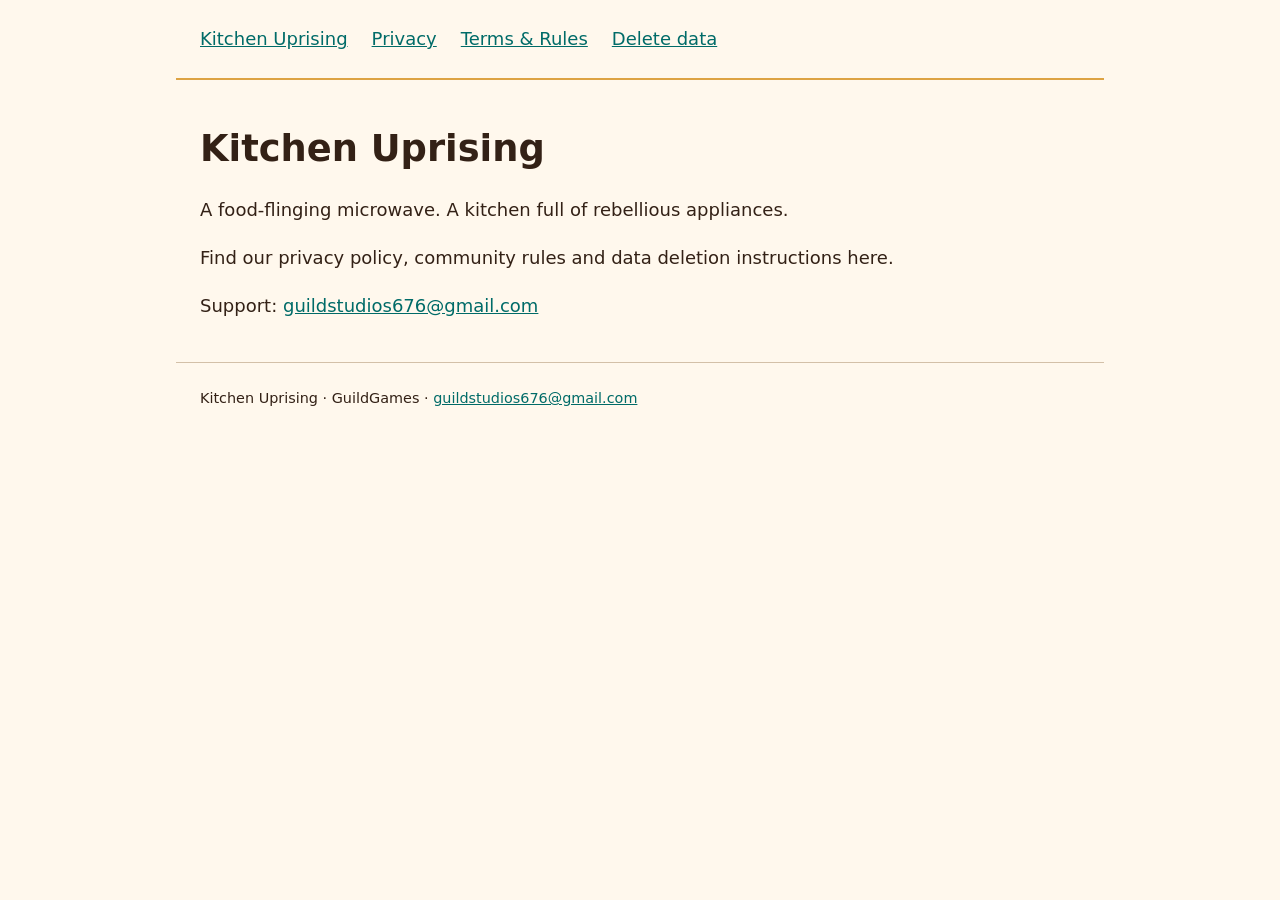
<file: index.html>
<!doctype html><html lang="en"><head><meta charset="utf-8"><meta name="viewport" content="width=device-width,initial-scale=1"><title>Kitchen Uprising</title><link rel="stylesheet" href="style.css"></head><body><nav aria-label="Main"><a href="index.html">Kitchen Uprising</a><a href="privacy.html">Privacy</a><a href="terms.html">Terms &amp; Rules</a><a href="delete-data.html">Delete data</a></nav><main><h1>Kitchen Uprising</h1>
<p>A food-flinging microwave. A kitchen full of rebellious appliances.</p>
<p>Find our privacy policy, community rules and data deletion instructions here.</p>
<p>Support: <a href="mailto:guildstudios676@gmail.com">guildstudios676@gmail.com</a></p></main><footer>Kitchen Uprising · GuildGames · <a href="mailto:guildstudios676@gmail.com">guildstudios676@gmail.com</a></footer></body></html>
</file>
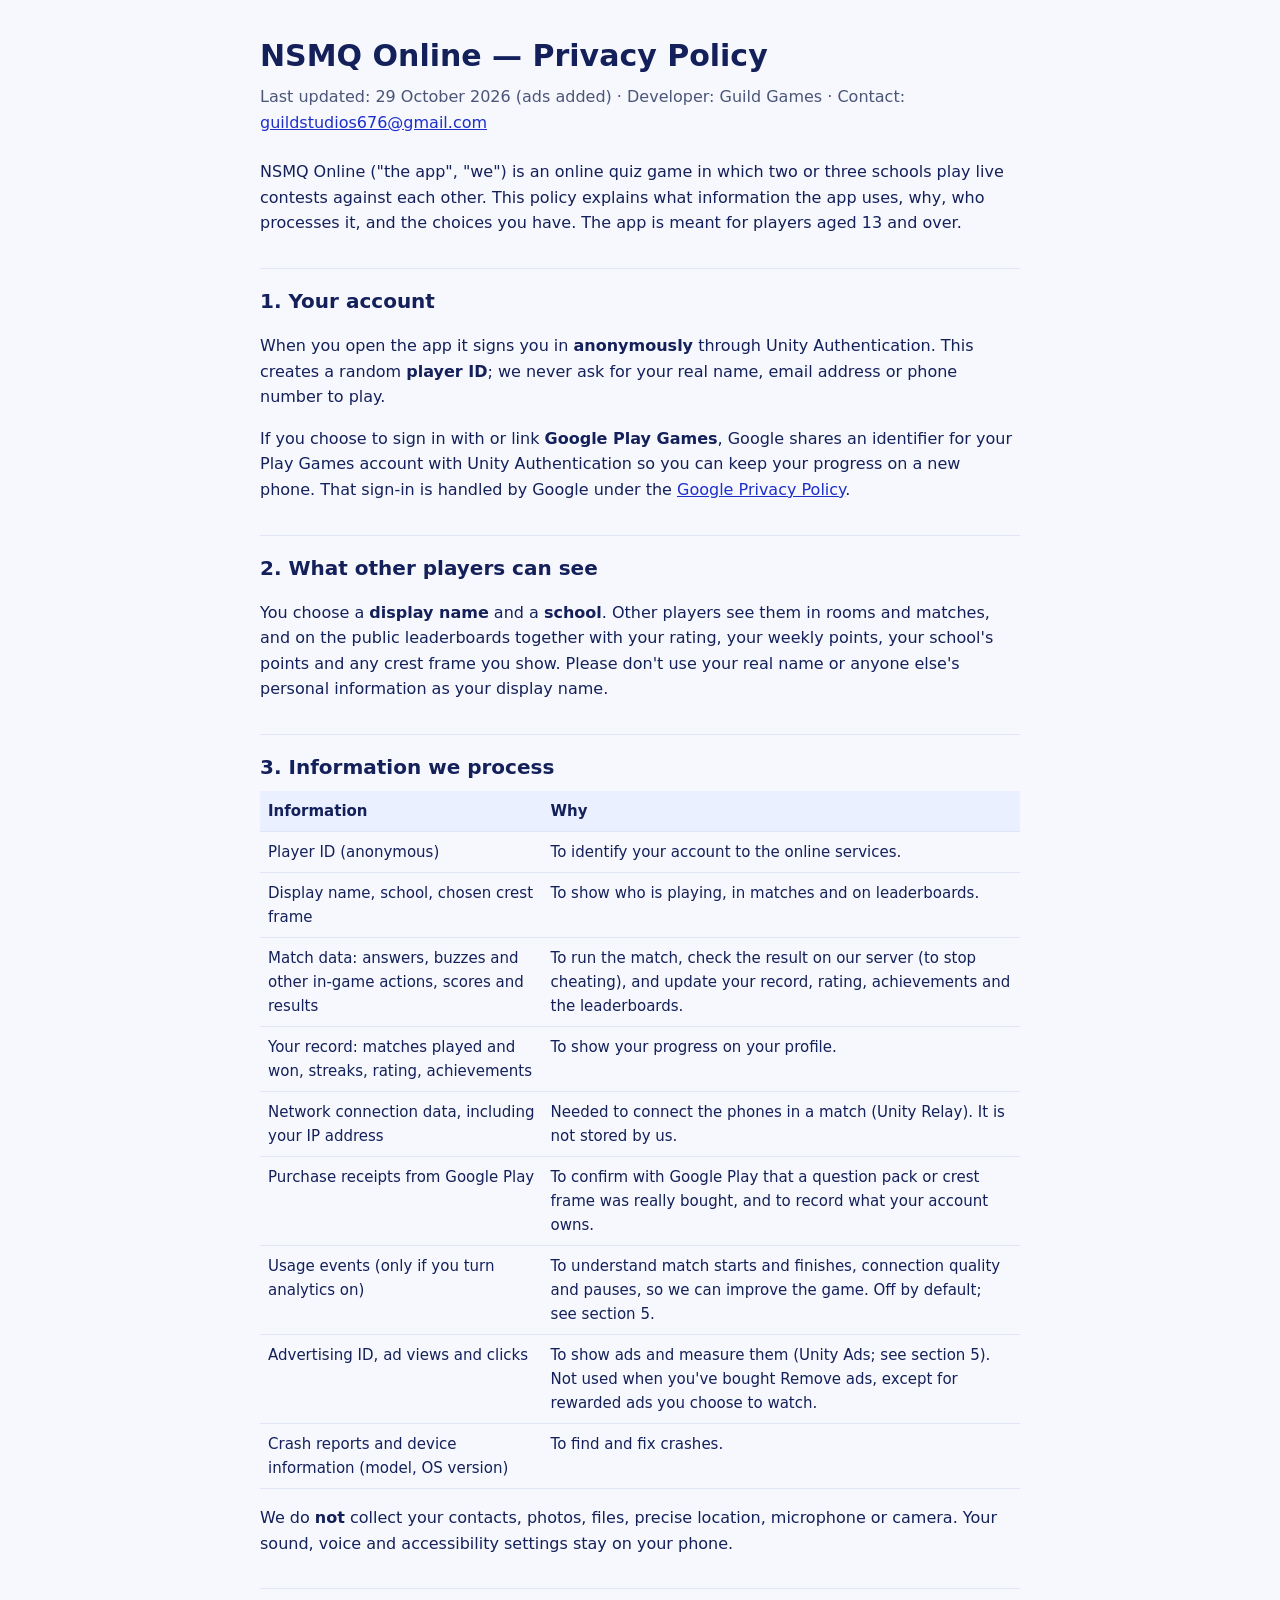
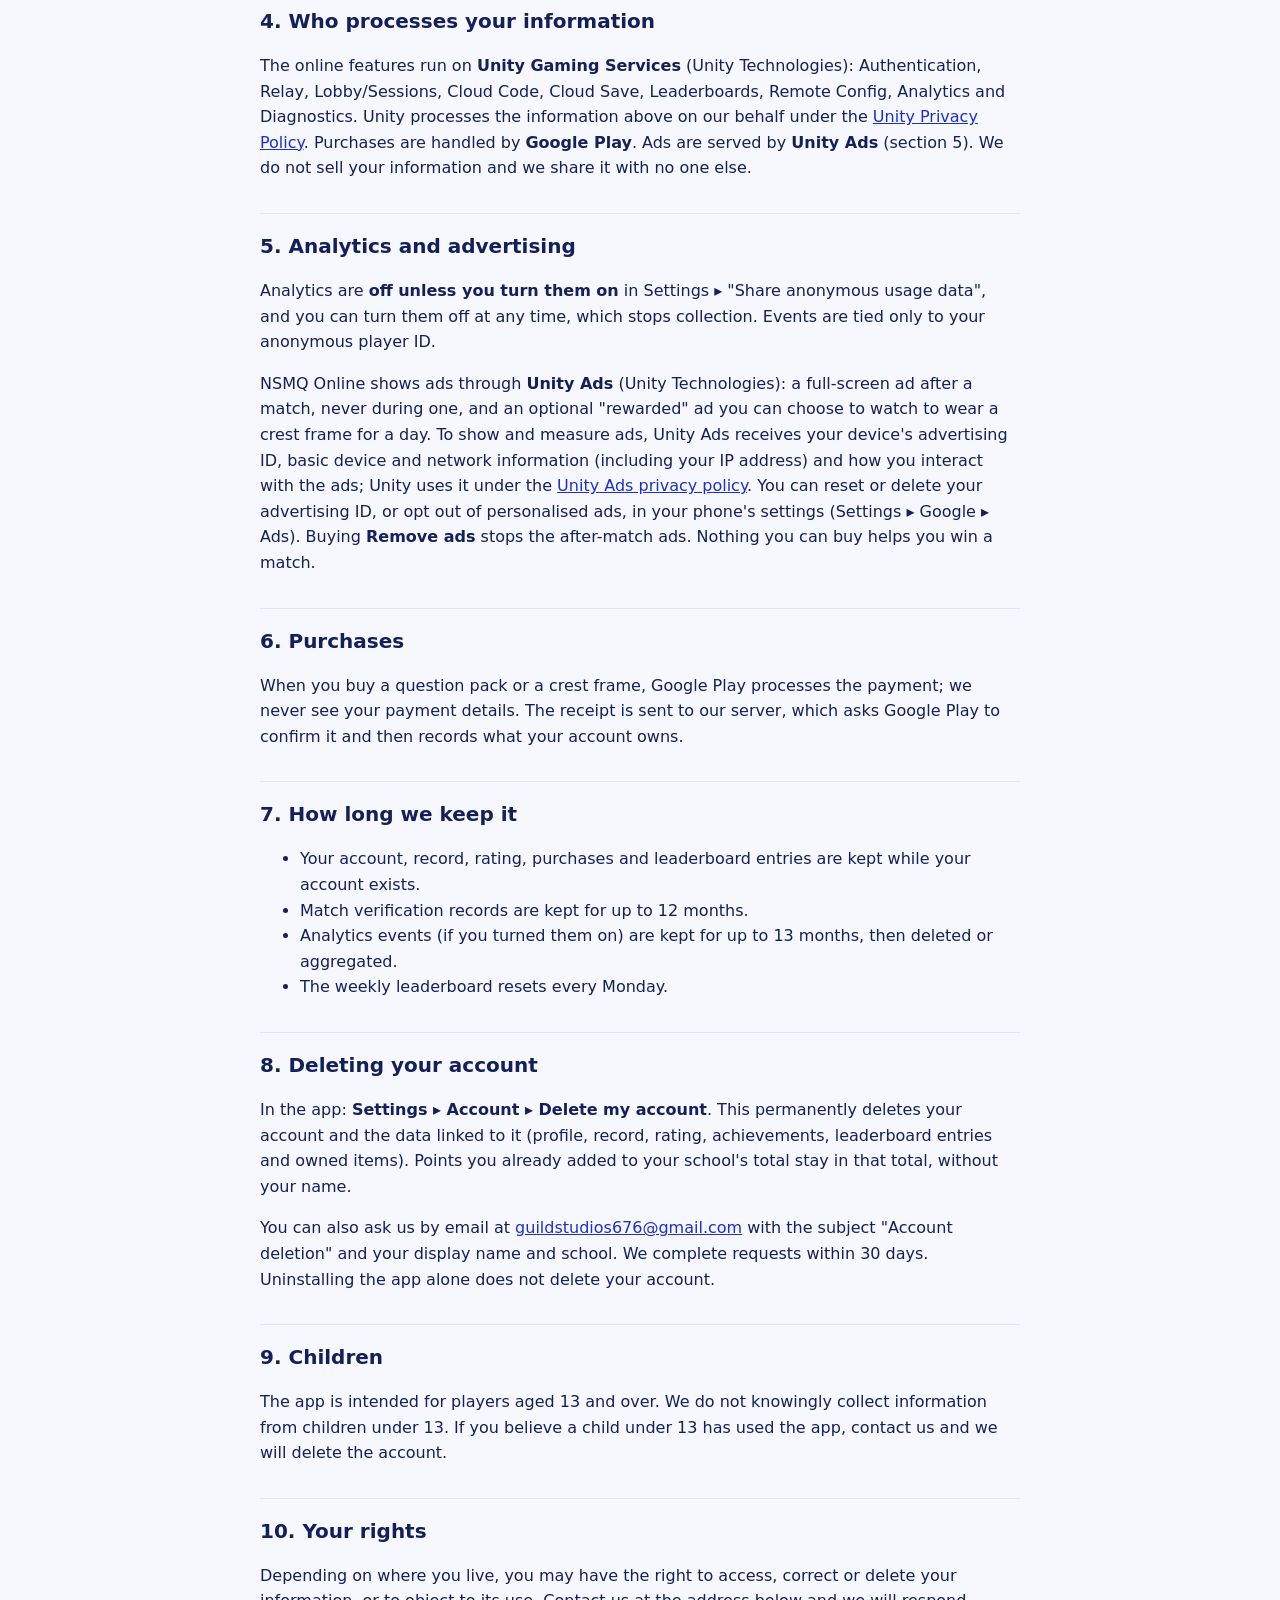
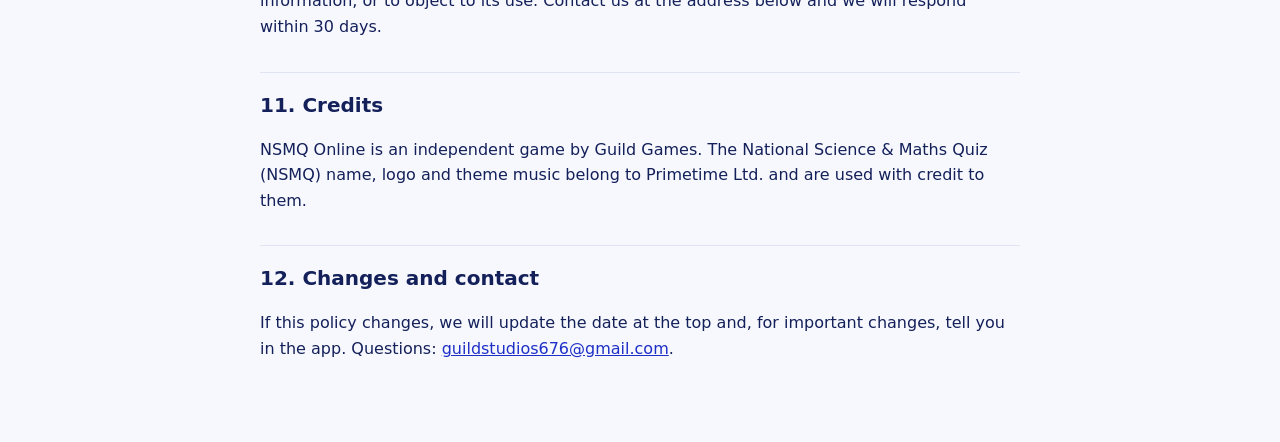
<file: nsmq-online/index.html>
<!doctype html>
<html lang="en">
<head>
<meta charset="utf-8">
<meta name="viewport" content="width=device-width, initial-scale=1">
<title>NSMQ Online — Privacy Policy</title>
<style>
  :root { --ink: #14205a; --muted: #4a5578; --accent: #1e2fc8; --line: #dfe5f4; --bg: #f6f8fd; }
  body { margin: 0; background: var(--bg); color: var(--ink); font: 16px/1.6 system-ui, -apple-system, "Segoe UI", Roboto, sans-serif; }
  main { max-width: 760px; margin: 0 auto; padding: 32px 16px 64px; }
  h1 { font-size: 30px; margin: 0 0 4px; }
  h2 { font-size: 20px; margin: 32px 0 8px; padding-top: 16px; border-top: 1px solid var(--line); }
  p, li { color: var(--ink); }
  .meta { color: var(--muted); margin: 0 0 24px; }
  a { color: var(--accent); }
  table { width: 100%; border-collapse: collapse; font-size: 15px; }
  th, td { text-align: left; vertical-align: top; padding: 8px; border-bottom: 1px solid var(--line); }
  th { background: #eaf0ff; }
</style>
</head>
<body>
<main>
<h1>NSMQ Online — Privacy Policy</h1>
<p class="meta">Last updated: 29 October 2026 (ads added) · Developer: Guild Games · Contact: <a href="mailto:guildstudios676@gmail.com">guildstudios676@gmail.com</a></p>

<p>NSMQ Online ("the app", "we") is an online quiz game in which two or three schools play live contests against each other. This policy explains what information the app uses, why, who processes it, and the choices you have. The app is meant for players aged 13 and over.</p>

<h2>1. Your account</h2>
<p>When you open the app it signs you in <strong>anonymously</strong> through Unity Authentication. This creates a random <strong>player ID</strong>; we never ask for your real name, email address or phone number to play.</p>
<p>If you choose to sign in with or link <strong>Google Play Games</strong>, Google shares an identifier for your Play Games account with Unity Authentication so you can keep your progress on a new phone. That sign-in is handled by Google under the <a href="https://policies.google.com/privacy">Google Privacy Policy</a>.</p>

<h2>2. What other players can see</h2>
<p>You choose a <strong>display name</strong> and a <strong>school</strong>. Other players see them in rooms and matches, and on the public leaderboards together with your rating, your weekly points, your school's points and any crest frame you show. Please don't use your real name or anyone else's personal information as your display name.</p>

<h2>3. Information we process</h2>
<table>
<tr><th>Information</th><th>Why</th></tr>
<tr><td>Player ID (anonymous)</td><td>To identify your account to the online services.</td></tr>
<tr><td>Display name, school, chosen crest frame</td><td>To show who is playing, in matches and on leaderboards.</td></tr>
<tr><td>Match data: answers, buzzes and other in-game actions, scores and results</td><td>To run the match, check the result on our server (to stop cheating), and update your record, rating, achievements and the leaderboards.</td></tr>
<tr><td>Your record: matches played and won, streaks, rating, achievements</td><td>To show your progress on your profile.</td></tr>
<tr><td>Network connection data, including your IP address</td><td>Needed to connect the phones in a match (Unity Relay). It is not stored by us.</td></tr>
<tr><td>Purchase receipts from Google Play</td><td>To confirm with Google Play that a question pack or crest frame was really bought, and to record what your account owns.</td></tr>
<tr><td>Usage events (only if you turn analytics on)</td><td>To understand match starts and finishes, connection quality and pauses, so we can improve the game. Off by default; see section 5.</td></tr>
<tr><td>Advertising ID, ad views and clicks</td><td>To show ads and measure them (Unity Ads; see section 5). Not used when you've bought Remove ads, except for rewarded ads you choose to watch.</td></tr>
<tr><td>Crash reports and device information (model, OS version)</td><td>To find and fix crashes.</td></tr>
</table>
<p>We do <strong>not</strong> collect your contacts, photos, files, precise location, microphone or camera. Your sound, voice and accessibility settings stay on your phone.</p>

<h2>4. Who processes your information</h2>
<p>The online features run on <strong>Unity Gaming Services</strong> (Unity Technologies): Authentication, Relay, Lobby/Sessions, Cloud Code, Cloud Save, Leaderboards, Remote Config, Analytics and Diagnostics. Unity processes the information above on our behalf under the <a href="https://unity.com/legal/privacy-policy">Unity Privacy Policy</a>. Purchases are handled by <strong>Google Play</strong>. Ads are served by <strong>Unity Ads</strong> (section 5). We do not sell your information and we share it with no one else.</p>

<h2>5. Analytics and advertising</h2>
<p>Analytics are <strong>off unless you turn them on</strong> in Settings ▸ "Share anonymous usage data", and you can turn them off at any time, which stops collection. Events are tied only to your anonymous player ID.</p>
<p>NSMQ Online shows ads through <strong>Unity Ads</strong> (Unity Technologies): a full-screen ad after a match, never during one, and an optional "rewarded" ad you can choose to watch to wear a crest frame for a day. To show and measure ads, Unity Ads receives your device's advertising ID, basic device and network information (including your IP address) and how you interact with the ads; Unity uses it under the <a href="https://unity.com/legal/game-player-and-app-user-privacy-policy">Unity Ads privacy policy</a>. You can reset or delete your advertising ID, or opt out of personalised ads, in your phone's settings (Settings ▸ Google ▸ Ads). Buying <strong>Remove ads</strong> stops the after-match ads. Nothing you can buy helps you win a match.</p>

<h2>6. Purchases</h2>
<p>When you buy a question pack or a crest frame, Google Play processes the payment; we never see your payment details. The receipt is sent to our server, which asks Google Play to confirm it and then records what your account owns.</p>

<h2>7. How long we keep it</h2>
<ul>
<li>Your account, record, rating, purchases and leaderboard entries are kept while your account exists.</li>
<li>Match verification records are kept for up to 12 months.</li>
<li>Analytics events (if you turned them on) are kept for up to 13 months, then deleted or aggregated.</li>
<li>The weekly leaderboard resets every Monday.</li>
</ul>

<h2>8. Deleting your account</h2>
<p>In the app: <strong>Settings ▸ Account ▸ Delete my account</strong>. This permanently deletes your account and the data linked to it (profile, record, rating, achievements, leaderboard entries and owned items). Points you already added to your school's total stay in that total, without your name.</p>
<p>You can also ask us by email at <a href="mailto:guildstudios676@gmail.com?subject=NSMQ%20Online%20account%20deletion">guildstudios676@gmail.com</a> with the subject "Account deletion" and your display name and school. We complete requests within 30 days. Uninstalling the app alone does not delete your account.</p>

<h2>9. Children</h2>
<p>The app is intended for players aged 13 and over. We do not knowingly collect information from children under 13. If you believe a child under 13 has used the app, contact us and we will delete the account.</p>

<h2>10. Your rights</h2>
<p>Depending on where you live, you may have the right to access, correct or delete your information, or to object to its use. Contact us at the address below and we will respond within 30 days.</p>

<h2>11. Credits</h2>
<p>NSMQ Online is an independent game by Guild Games. The National Science &amp; Maths Quiz (NSMQ) name, logo and theme music belong to Primetime Ltd. and are used with credit to them.</p>

<h2>12. Changes and contact</h2>
<p>If this policy changes, we will update the date at the top and, for important changes, tell you in the app. Questions: <a href="mailto:guildstudios676@gmail.com">guildstudios676@gmail.com</a>.</p>
</main>
</body>
</html>
</file>
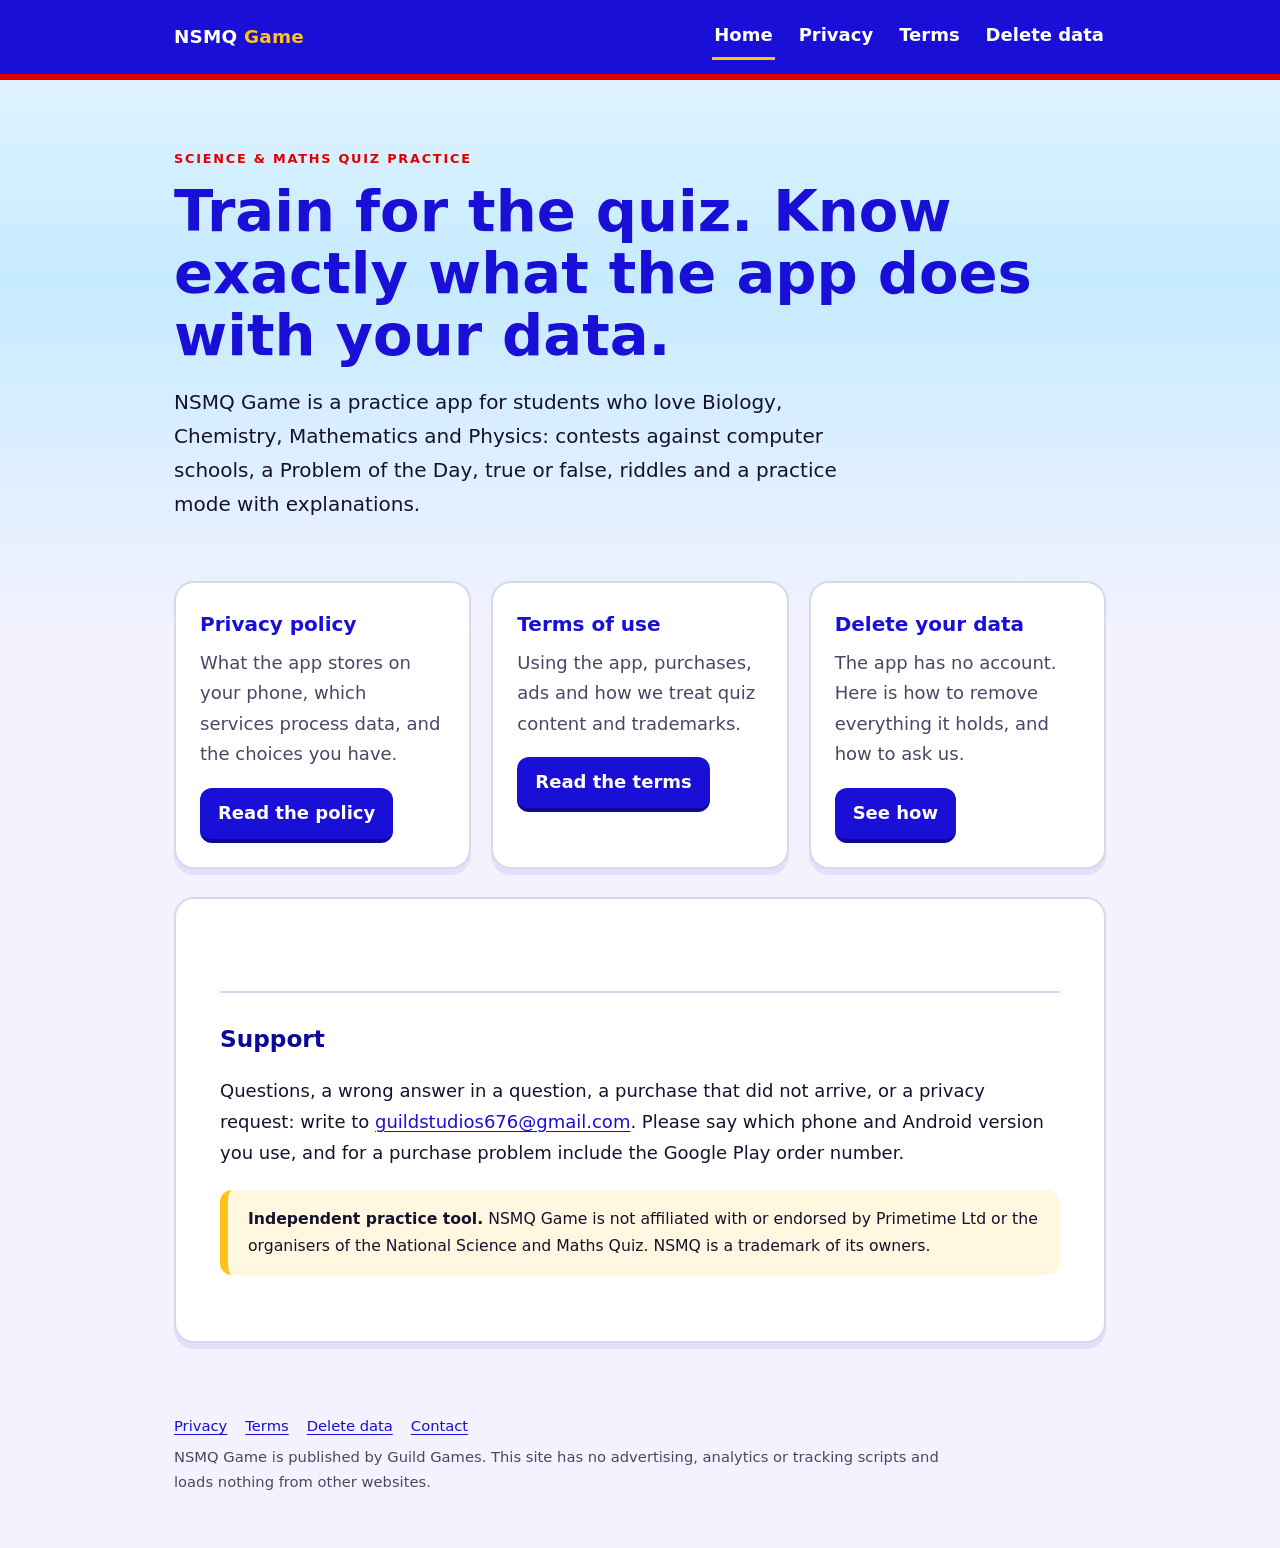
<file: nsmq/index.html>
<!doctype html>
<html lang="en">
<head>
<meta charset="utf-8">
<meta name="viewport" content="width=device-width,initial-scale=1">
<title>NSMQ Game - support, privacy and terms</title>
<meta name="description" content="Support, privacy policy, terms and data deletion information for NSMQ Game, a science and maths quiz practice app from Guild Games.">
<meta name="theme-color" content="#1a0fd6">
<link rel="stylesheet" href="style.css">
</head>
<body>
<a class="skip" href="#content">Skip to content</a>
<header class="site"><div class="bar">
  <a class="brand" href="index.html">NSMQ <span>Game</span></a>
  <nav class="main" aria-label="Main">
    <a href="index.html" aria-current="page">Home</a>
    <a href="privacy.html">Privacy</a>
    <a href="terms.html">Terms</a>
    <a href="delete-data.html">Delete data</a>
  </nav>
</div></header>

<main id="content">
  <section class="hero">
    <span class="eyebrow">Science &amp; maths quiz practice</span>
    <h1>Train for the quiz. Know exactly what the app does with your data.</h1>
    <p class="lead">NSMQ Game is a practice app for students who love Biology, Chemistry, Mathematics and Physics: contests against computer schools, a Problem of the Day, true or false, riddles and a practice mode with explanations.</p>
  </section>

  <div class="grid">
    <section class="card">
      <h2>Privacy policy</h2>
      <p>What the app stores on your phone, which services process data, and the choices you have.</p>
      <a class="go" href="privacy.html">Read the policy</a>
    </section>
    <section class="card">
      <h2>Terms of use</h2>
      <p>Using the app, purchases, ads and how we treat quiz content and trademarks.</p>
      <a class="go" href="terms.html">Read the terms</a>
    </section>
    <section class="card">
      <h2>Delete your data</h2>
      <p>The app has no account. Here is how to remove everything it holds, and how to ask us.</p>
      <a class="go" href="delete-data.html">See how</a>
    </section>
  </div>

  <article class="doc">
    <h2>Support</h2>
    <p>Questions, a wrong answer in a question, a purchase that did not arrive, or a privacy request: write to <a href="mailto:guildstudios676@gmail.com?subject=NSMQ%20Game%20support">guildstudios676@gmail.com</a>. Please say which phone and Android version you use, and for a purchase problem include the Google Play order number.</p>
    <div class="notice"><strong>Independent practice tool.</strong> NSMQ Game is not affiliated with or endorsed by Primetime Ltd or the organisers of the National Science and Maths Quiz. NSMQ is a trademark of its owners.</div>
  </article>
</main>

<footer class="site">
  <p class="links"><a href="privacy.html">Privacy</a><a href="terms.html">Terms</a><a href="delete-data.html">Delete data</a><a href="mailto:guildstudios676@gmail.com">Contact</a></p>
  <p>NSMQ Game is published by Guild Games. This site has no advertising, analytics or tracking scripts and loads nothing from other websites.</p>
</footer>
</body>
</html>
</file>
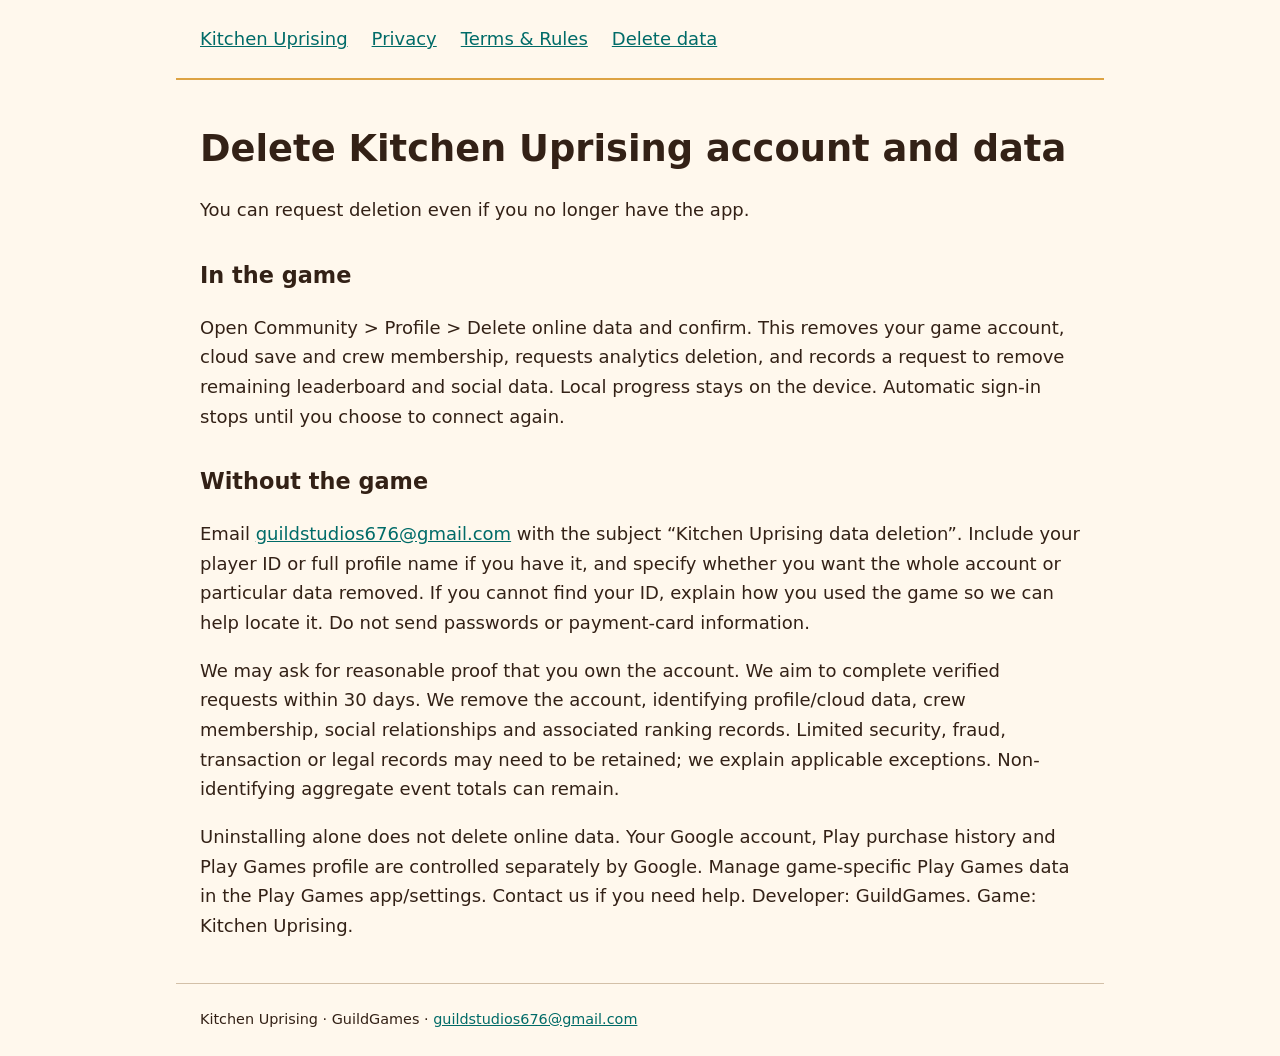
<file: delete-data.html>
<!doctype html><html lang="en"><head><meta charset="utf-8"><meta name="viewport" content="width=device-width,initial-scale=1"><title>Delete Kitchen Uprising account and data</title><link rel="stylesheet" href="style.css"></head><body><nav aria-label="Main"><a href="index.html">Kitchen Uprising</a><a href="privacy.html">Privacy</a><a href="terms.html">Terms &amp; Rules</a><a href="delete-data.html">Delete data</a></nav><main><h1>Delete Kitchen Uprising account and data</h1>
<p>You can request deletion even if you no longer have the app.</p>
<h2>In the game</h2>
<p>Open Community &gt; Profile &gt; Delete online data and confirm. This removes your game account, cloud save and crew membership, requests analytics deletion, and records a request to remove remaining leaderboard and social data. Local progress stays on the device. Automatic sign-in stops until you choose to connect again.</p>
<h2>Without the game</h2>
<p>Email <a href="mailto:guildstudios676@gmail.com?subject=Kitchen%20Uprising%20data%20deletion">guildstudios676@gmail.com</a> with the subject “Kitchen Uprising data deletion”. Include your player ID or full profile name if you have it, and specify whether you want the whole account or particular data removed. If you cannot find your ID, explain how you used the game so we can help locate it. Do not send passwords or payment-card information.</p>
<p>We may ask for reasonable proof that you own the account. We aim to complete verified requests within 30 days. We remove the account, identifying profile/cloud data, crew membership, social relationships and associated ranking records. Limited security, fraud, transaction or legal records may need to be retained; we explain applicable exceptions. Non-identifying aggregate event totals can remain.</p>
<p>Uninstalling alone does not delete online data. Your Google account, Play purchase history and Play Games profile are controlled separately by Google. Manage game-specific Play Games data in the Play Games app/settings. Contact us if you need help. Developer: GuildGames. Game: Kitchen Uprising.</p></main><footer>Kitchen Uprising · GuildGames · <a href="mailto:guildstudios676@gmail.com">guildstudios676@gmail.com</a></footer></body></html>
</file>
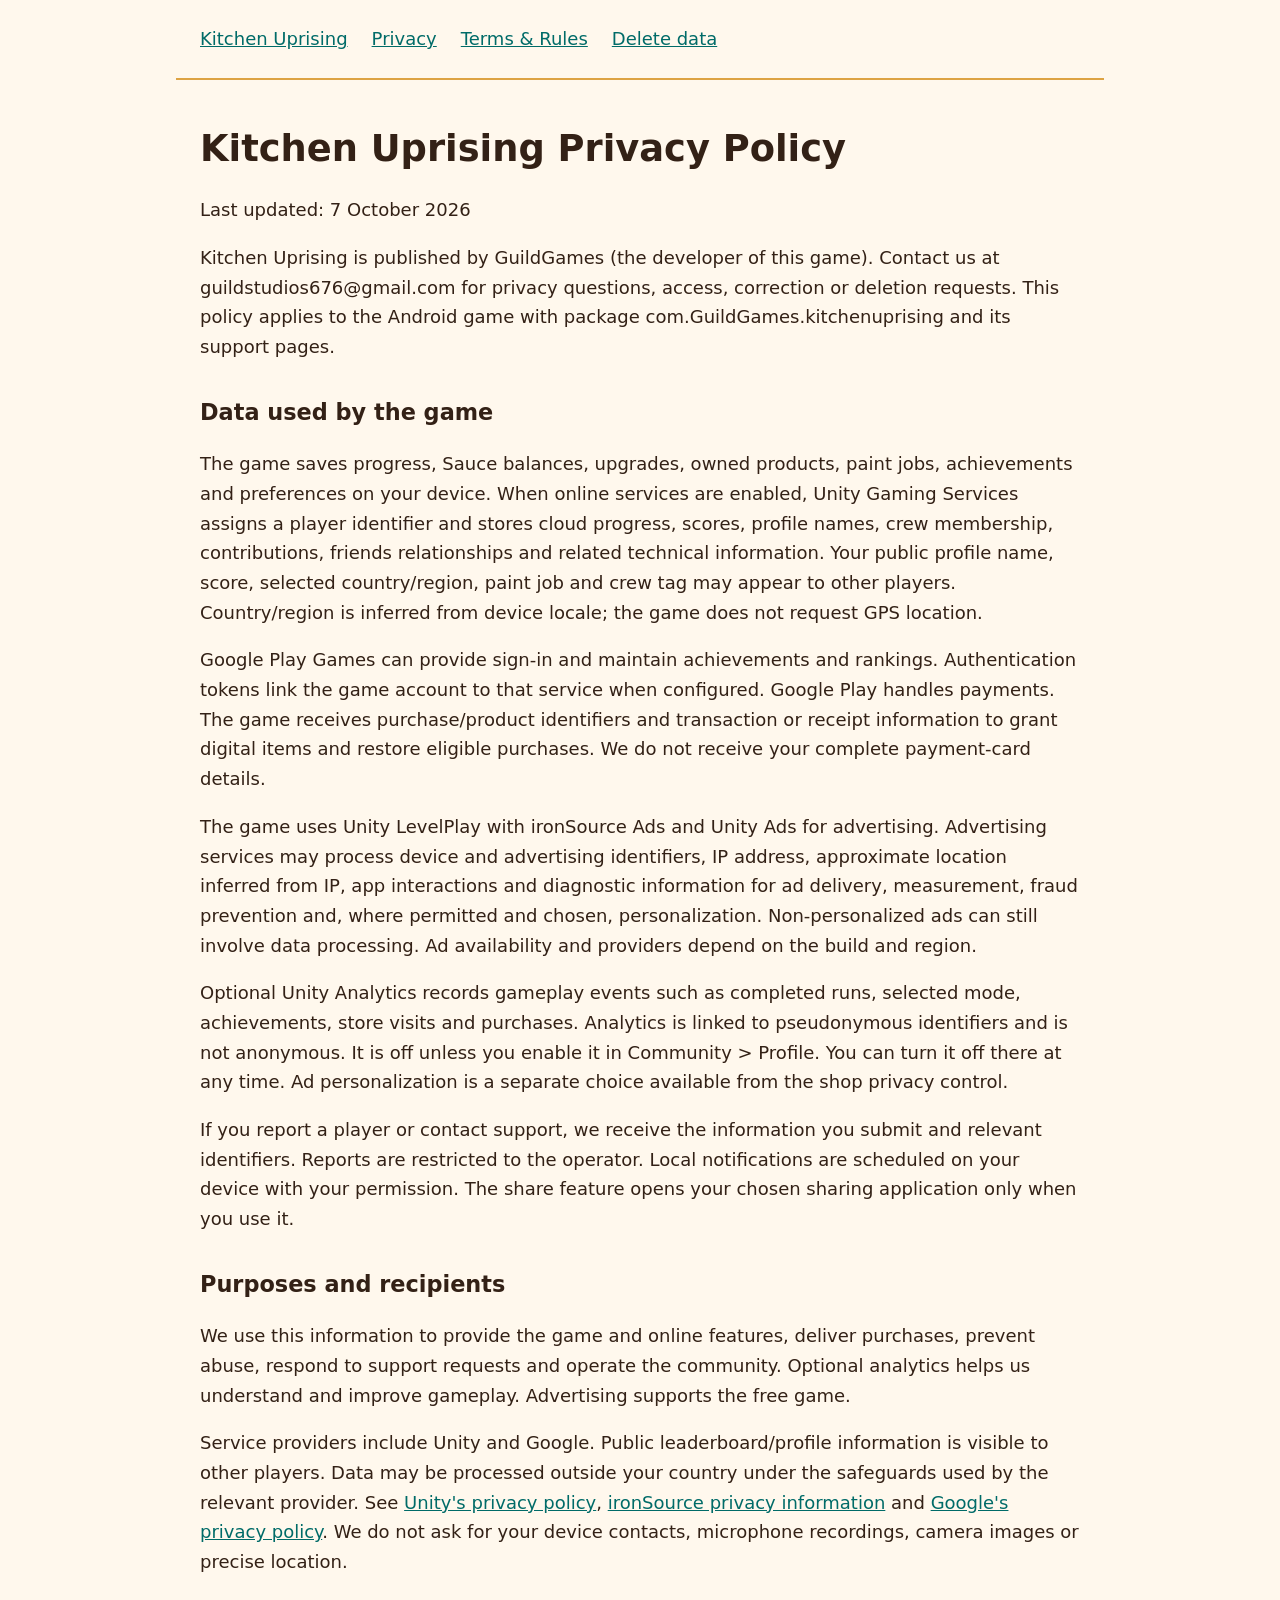
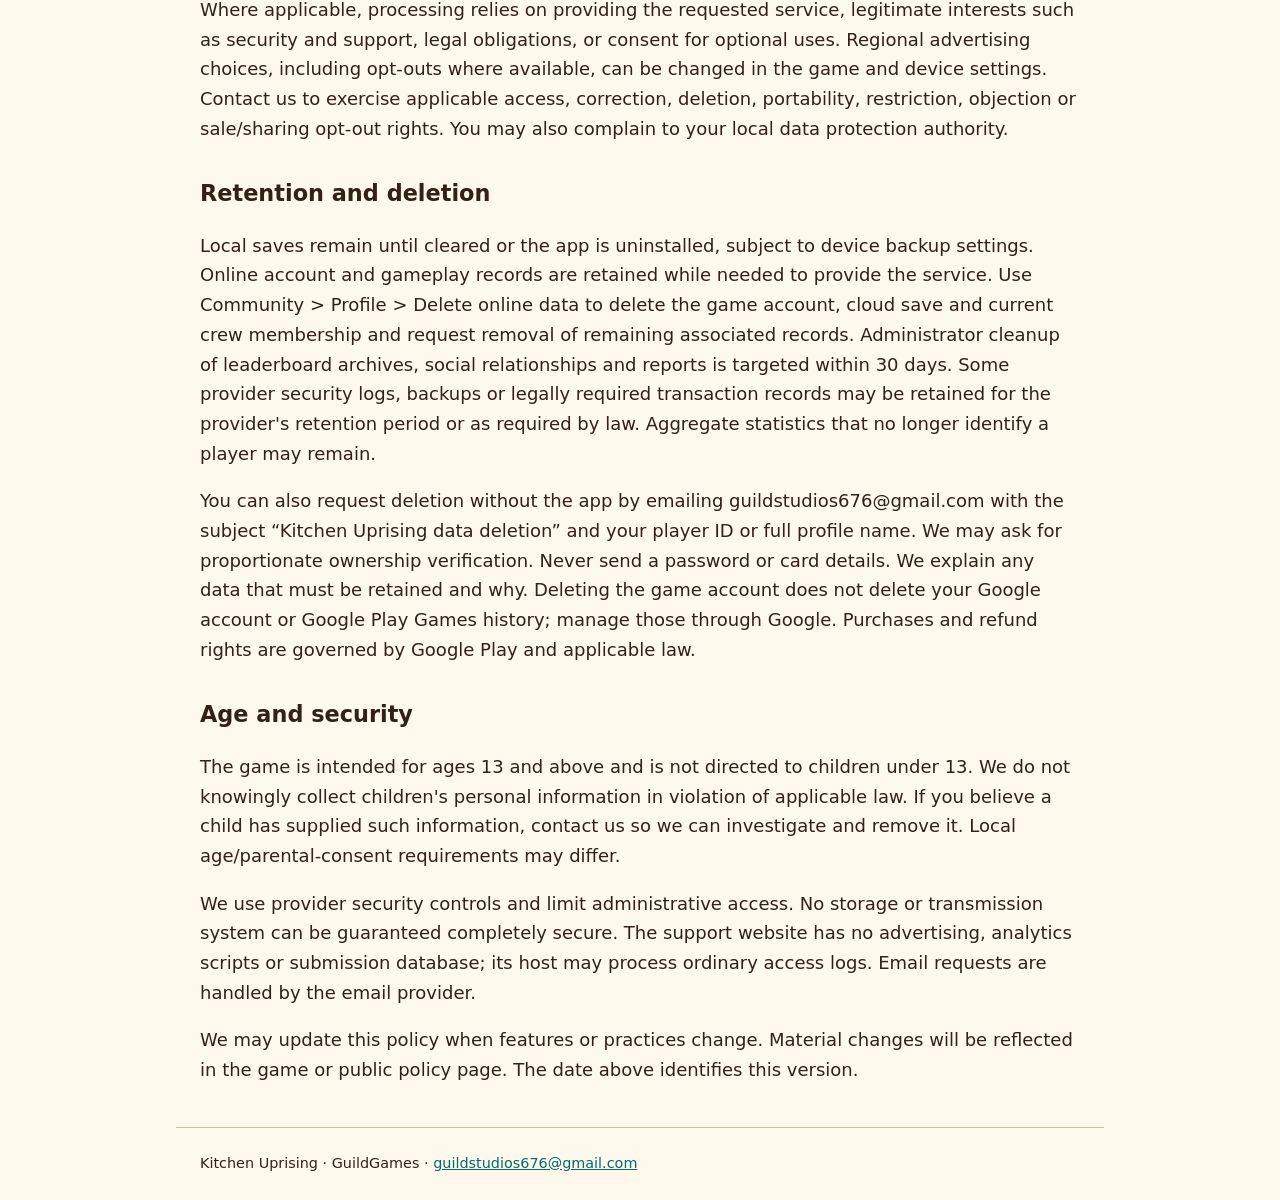
<file: privacy.html>
<!doctype html><html lang="en"><head><meta charset="utf-8"><meta name="viewport" content="width=device-width,initial-scale=1"><title>Kitchen Uprising Privacy Policy</title><link rel="stylesheet" href="style.css"></head><body><nav aria-label="Main"><a href="index.html">Kitchen Uprising</a><a href="privacy.html">Privacy</a><a href="terms.html">Terms &amp; Rules</a><a href="delete-data.html">Delete data</a></nav><main><h1>Kitchen Uprising Privacy Policy</h1>
<p>Last updated: 7 October 2026</p>
<p>Kitchen Uprising is published by GuildGames (the developer of this game). Contact us at guildstudios676@gmail.com for privacy questions, access, correction or deletion requests. This policy applies to the Android game with package com.GuildGames.kitchenuprising and its support pages.</p>
<h2>Data used by the game</h2>
<p>The game saves progress, Sauce balances, upgrades, owned products, paint jobs, achievements and preferences on your device. When online services are enabled, Unity Gaming Services assigns a player identifier and stores cloud progress, scores, profile names, crew membership, contributions, friends relationships and related technical information. Your public profile name, score, selected country/region, paint job and crew tag may appear to other players. Country/region is inferred from device locale; the game does not request GPS location.</p>
<p>Google Play Games can provide sign-in and maintain achievements and rankings. Authentication tokens link the game account to that service when configured. Google Play handles payments. The game receives purchase/product identifiers and transaction or receipt information to grant digital items and restore eligible purchases. We do not receive your complete payment-card details.</p>
<p>The game uses Unity LevelPlay with ironSource Ads and Unity Ads for advertising. Advertising services may process device and advertising identifiers, IP address, approximate location inferred from IP, app interactions and diagnostic information for ad delivery, measurement, fraud prevention and, where permitted and chosen, personalization. Non-personalized ads can still involve data processing. Ad availability and providers depend on the build and region.</p>
<p>Optional Unity Analytics records gameplay events such as completed runs, selected mode, achievements, store visits and purchases. Analytics is linked to pseudonymous identifiers and is not anonymous. It is off unless you enable it in Community &gt; Profile. You can turn it off there at any time. Ad personalization is a separate choice available from the shop privacy control.</p>
<p>If you report a player or contact support, we receive the information you submit and relevant identifiers. Reports are restricted to the operator. Local notifications are scheduled on your device with your permission. The share feature opens your chosen sharing application only when you use it.</p>
<h2>Purposes and recipients</h2>
<p>We use this information to provide the game and online features, deliver purchases, prevent abuse, respond to support requests and operate the community. Optional analytics helps us understand and improve gameplay. Advertising supports the free game.</p>
<p>Service providers include Unity and Google. Public leaderboard/profile information is visible to other players. Data may be processed outside your country under the safeguards used by the relevant provider. See <a href="https://unity.com/legal/privacy-policy">Unity&#x27;s privacy policy</a>, <a href="https://www.is.com/privacy-policy/">ironSource privacy information</a> and <a href="https://policies.google.com/privacy">Google&#x27;s privacy policy</a>. We do not ask for your device contacts, microphone recordings, camera images or precise location.</p>
<p>Where applicable, processing relies on providing the requested service, legitimate interests such as security and support, legal obligations, or consent for optional uses. Regional advertising choices, including opt-outs where available, can be changed in the game and device settings. Contact us to exercise applicable access, correction, deletion, portability, restriction, objection or sale/sharing opt-out rights. You may also complain to your local data protection authority.</p>
<h2>Retention and deletion</h2>
<p>Local saves remain until cleared or the app is uninstalled, subject to device backup settings. Online account and gameplay records are retained while needed to provide the service. Use Community &gt; Profile &gt; Delete online data to delete the game account, cloud save and current crew membership and request removal of remaining associated records. Administrator cleanup of leaderboard archives, social relationships and reports is targeted within 30 days. Some provider security logs, backups or legally required transaction records may be retained for the provider&#x27;s retention period or as required by law. Aggregate statistics that no longer identify a player may remain.</p>
<p>You can also request deletion without the app by emailing guildstudios676@gmail.com with the subject “Kitchen Uprising data deletion” and your player ID or full profile name. We may ask for proportionate ownership verification. Never send a password or card details. We explain any data that must be retained and why. Deleting the game account does not delete your Google account or Google Play Games history; manage those through Google. Purchases and refund rights are governed by Google Play and applicable law.</p>
<h2>Age and security</h2>
<p>The game is intended for ages 13 and above and is not directed to children under 13. We do not knowingly collect children&#x27;s personal information in violation of applicable law. If you believe a child has supplied such information, contact us so we can investigate and remove it. Local age/parental-consent requirements may differ.</p>
<p>We use provider security controls and limit administrative access. No storage or transmission system can be guaranteed completely secure. The support website has no advertising, analytics scripts or submission database; its host may process ordinary access logs. Email requests are handled by the email provider.</p>
<p>We may update this policy when features or practices change. Material changes will be reflected in the game or public policy page. The date above identifies this version.</p></main><footer>Kitchen Uprising · GuildGames · <a href="mailto:guildstudios676@gmail.com">guildstudios676@gmail.com</a></footer></body></html>
</file>
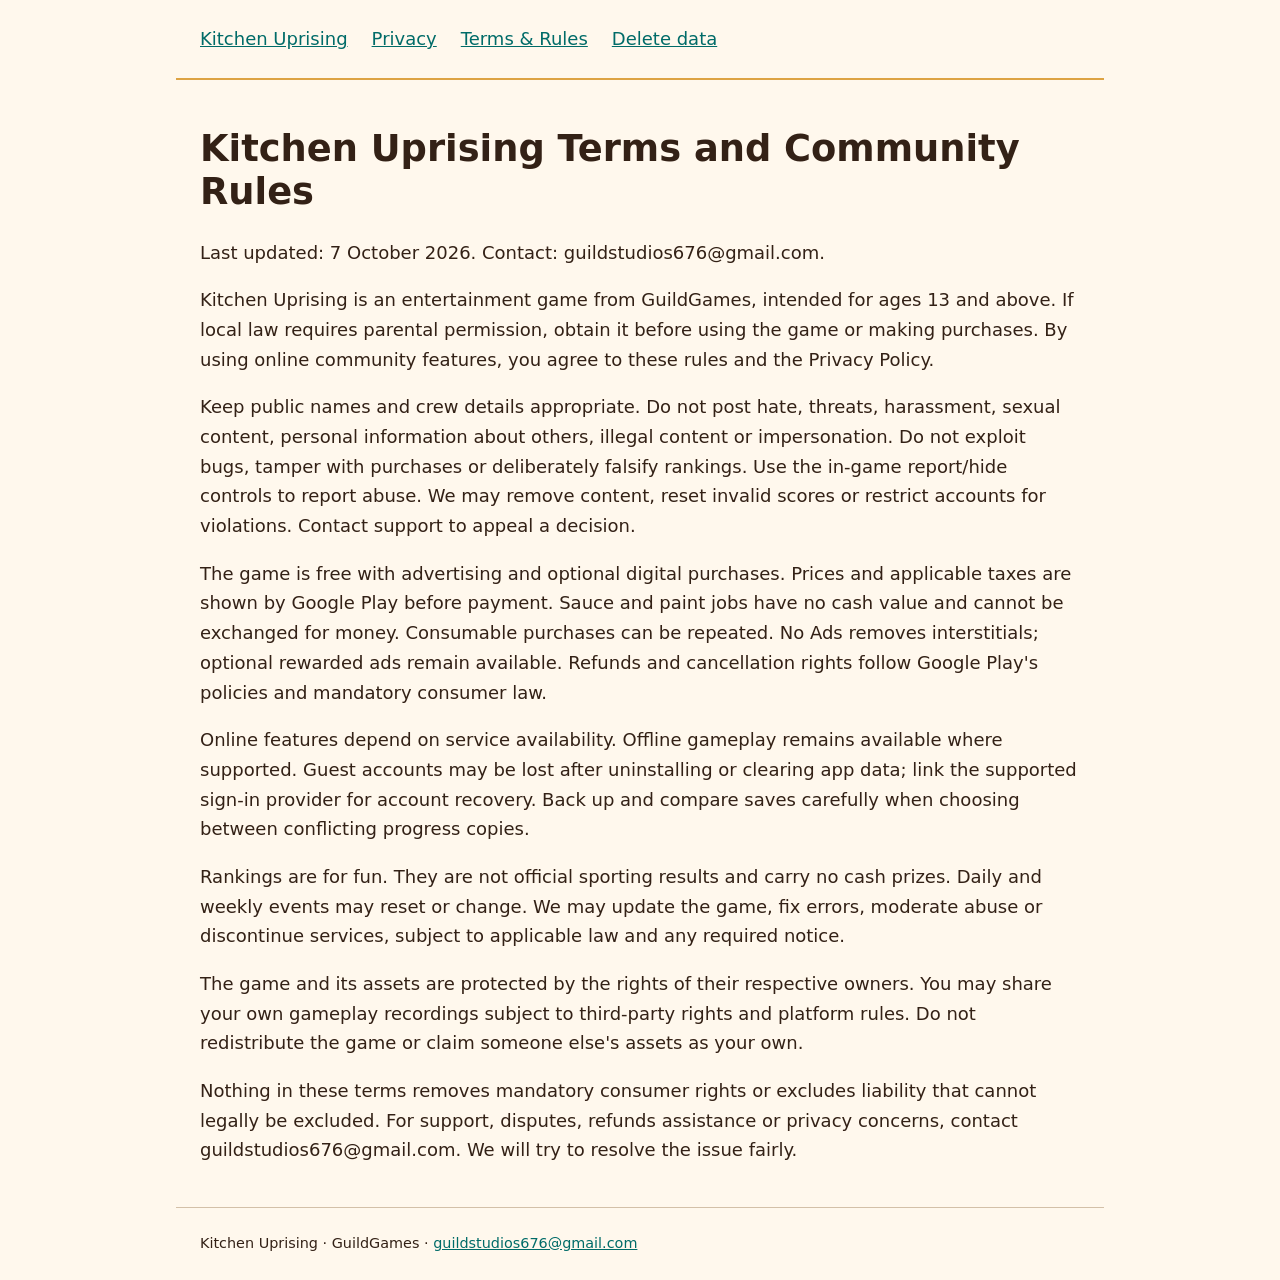
<file: terms.html>
<!doctype html><html lang="en"><head><meta charset="utf-8"><meta name="viewport" content="width=device-width,initial-scale=1"><title>Kitchen Uprising Terms and Community Rules</title><link rel="stylesheet" href="style.css"></head><body><nav aria-label="Main"><a href="index.html">Kitchen Uprising</a><a href="privacy.html">Privacy</a><a href="terms.html">Terms &amp; Rules</a><a href="delete-data.html">Delete data</a></nav><main><h1>Kitchen Uprising Terms and Community Rules</h1>
<p>Last updated: 7 October 2026. Contact: guildstudios676@gmail.com.</p>
<p>Kitchen Uprising is an entertainment game from GuildGames, intended for ages 13 and above. If local law requires parental permission, obtain it before using the game or making purchases. By using online community features, you agree to these rules and the Privacy Policy.</p>
<p>Keep public names and crew details appropriate. Do not post hate, threats, harassment, sexual content, personal information about others, illegal content or impersonation. Do not exploit bugs, tamper with purchases or deliberately falsify rankings. Use the in-game report/hide controls to report abuse. We may remove content, reset invalid scores or restrict accounts for violations. Contact support to appeal a decision.</p>
<p>The game is free with advertising and optional digital purchases. Prices and applicable taxes are shown by Google Play before payment. Sauce and paint jobs have no cash value and cannot be exchanged for money. Consumable purchases can be repeated. No Ads removes interstitials; optional rewarded ads remain available. Refunds and cancellation rights follow Google Play&#x27;s policies and mandatory consumer law.</p>
<p>Online features depend on service availability. Offline gameplay remains available where supported. Guest accounts may be lost after uninstalling or clearing app data; link the supported sign-in provider for account recovery. Back up and compare saves carefully when choosing between conflicting progress copies.</p>
<p>Rankings are for fun. They are not official sporting results and carry no cash prizes. Daily and weekly events may reset or change. We may update the game, fix errors, moderate abuse or discontinue services, subject to applicable law and any required notice.</p>
<p>The game and its assets are protected by the rights of their respective owners. You may share your own gameplay recordings subject to third-party rights and platform rules. Do not redistribute the game or claim someone else&#x27;s assets as your own.</p>
<p>Nothing in these terms removes mandatory consumer rights or excludes liability that cannot legally be excluded. For support, disputes, refunds assistance or privacy concerns, contact guildstudios676@gmail.com. We will try to resolve the issue fairly.</p></main><footer>Kitchen Uprising · GuildGames · <a href="mailto:guildstudios676@gmail.com">guildstudios676@gmail.com</a></footer></body></html>
</file>
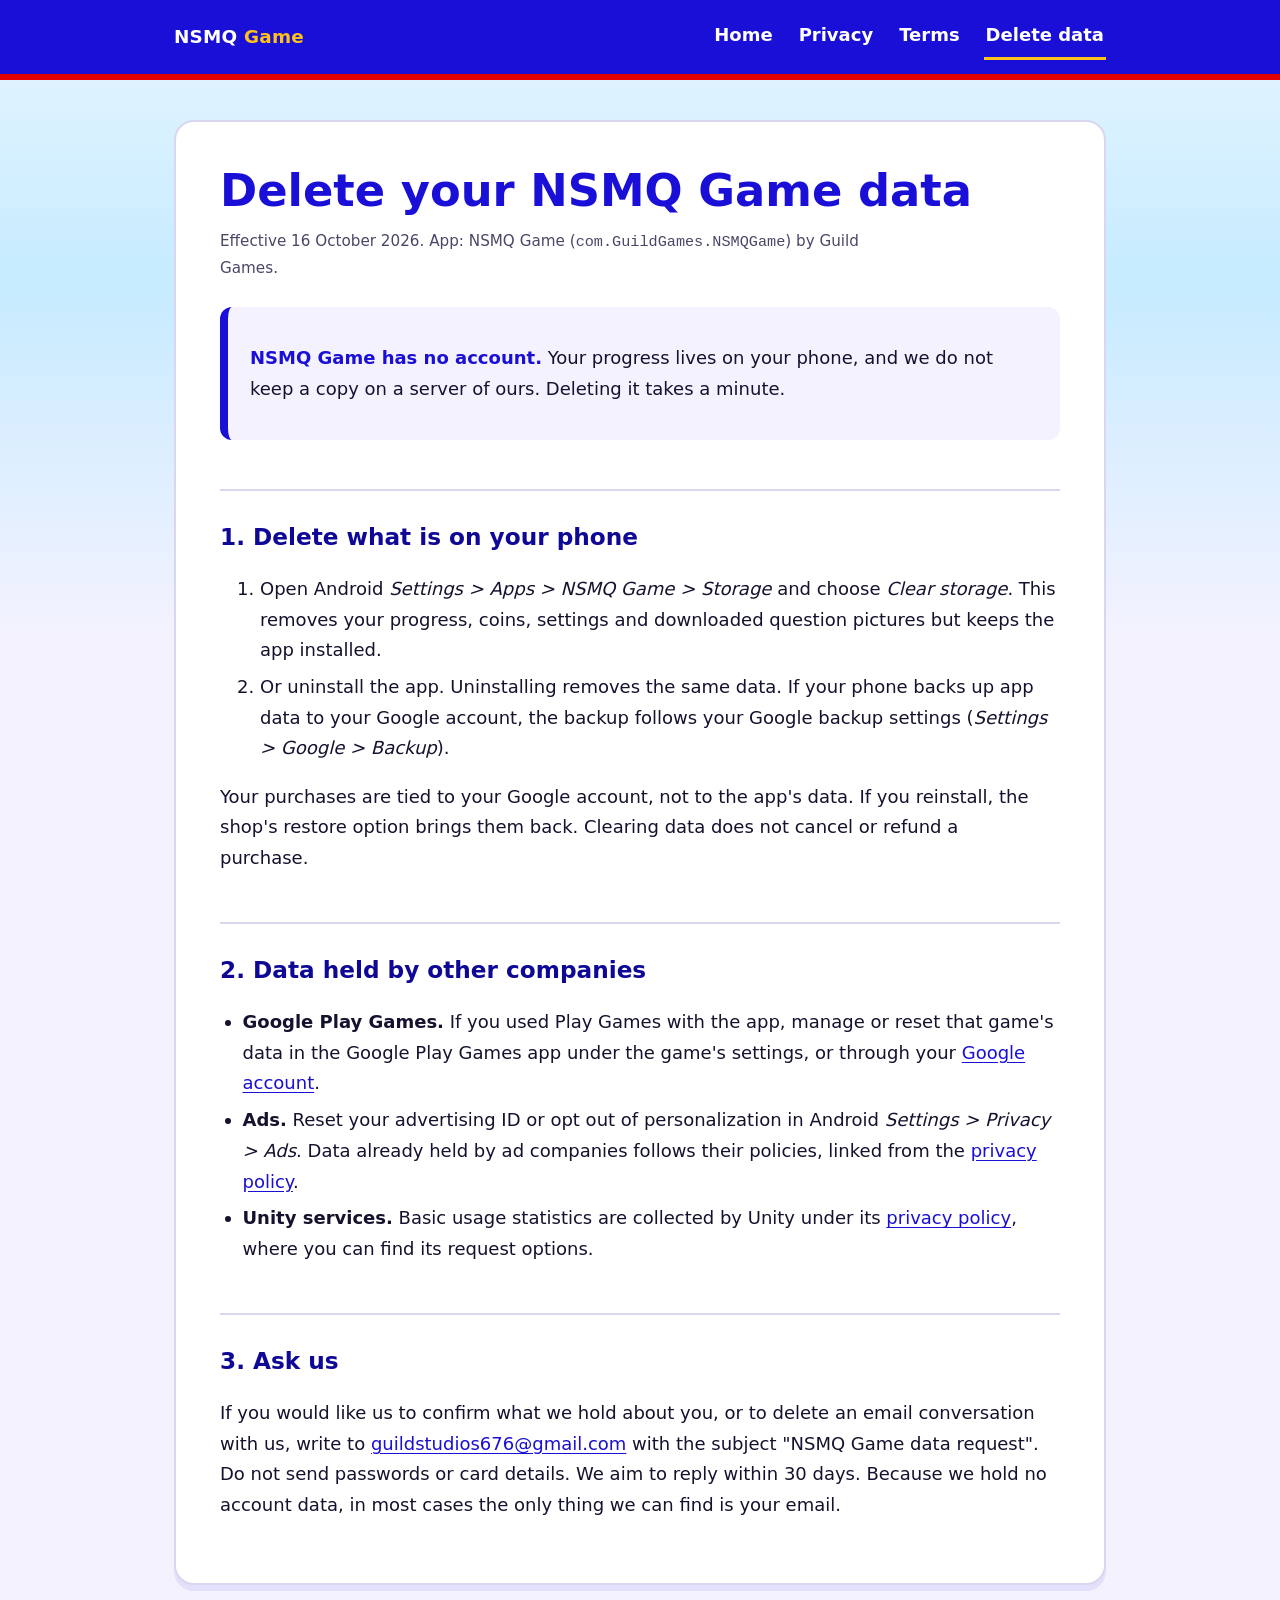
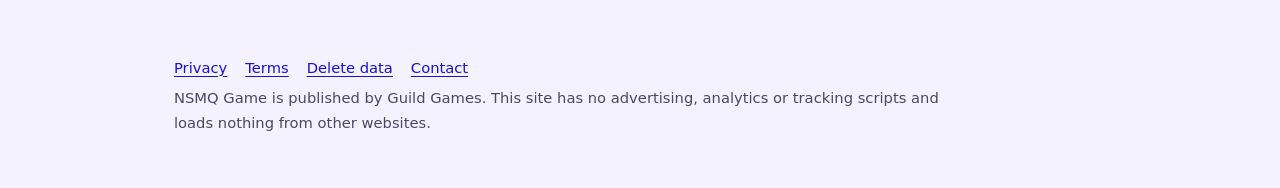
<file: nsmq/delete-data.html>
<!doctype html>
<html lang="en">
<head>
<meta charset="utf-8">
<meta name="viewport" content="width=device-width,initial-scale=1">
<title>Delete your NSMQ Game data</title>
<meta name="description" content="How to delete the data NSMQ Game holds: the app has no account, so removing it from your phone clears your progress, and how to manage Google, Unity and ad data.">
<meta name="theme-color" content="#1a0fd6">
<link rel="stylesheet" href="style.css">
</head>
<body>
<a class="skip" href="#content">Skip to content</a>
<header class="site"><div class="bar">
  <a class="brand" href="index.html">NSMQ <span>Game</span></a>
  <nav class="main" aria-label="Main">
    <a href="index.html">Home</a>
    <a href="privacy.html">Privacy</a>
    <a href="terms.html">Terms</a>
    <a href="delete-data.html" aria-current="page">Delete data</a>
  </nav>
</div></header>

<main id="content">
<article class="doc">
  <h1>Delete your NSMQ Game data</h1>
  <p class="meta">Effective 16 October 2026. App: NSMQ Game (<code>com.GuildGames.NSMQGame</code>) by Guild Games.</p>

  <div class="summary">
    <p><strong>NSMQ Game has no account.</strong> Your progress lives on your phone, and we do not keep a copy on a server of ours. Deleting it takes a minute.</p>
  </div>

  <h2>1. Delete what is on your phone</h2>
  <ol>
    <li>Open Android <em>Settings &gt; Apps &gt; NSMQ Game &gt; Storage</em> and choose <em>Clear storage</em>. This removes your progress, coins, settings and downloaded question pictures but keeps the app installed.</li>
    <li>Or uninstall the app. Uninstalling removes the same data. If your phone backs up app data to your Google account, the backup follows your Google backup settings (<em>Settings &gt; Google &gt; Backup</em>).</li>
  </ol>
  <p>Your purchases are tied to your Google account, not to the app's data. If you reinstall, the shop's restore option brings them back. Clearing data does not cancel or refund a purchase.</p>

  <h2>2. Data held by other companies</h2>
  <ul>
    <li><strong>Google Play Games.</strong> If you used Play Games with the app, manage or reset that game's data in the Google Play Games app under the game's settings, or through your <a href="https://myaccount.google.com/">Google account</a>.</li>
    <li><strong>Ads.</strong> Reset your advertising ID or opt out of personalization in Android <em>Settings &gt; Privacy &gt; Ads</em>. Data already held by ad companies follows their policies, linked from the <a href="privacy.html">privacy policy</a>.</li>
    <li><strong>Unity services.</strong> Basic usage statistics are collected by Unity under its <a href="https://unity.com/legal/privacy-policy">privacy policy</a>, where you can find its request options.</li>
  </ul>

  <h2>3. Ask us</h2>
  <p>If you would like us to confirm what we hold about you, or to delete an email conversation with us, write to <a href="mailto:guildstudios676@gmail.com?subject=NSMQ%20Game%20data%20request">guildstudios676@gmail.com</a> with the subject "NSMQ Game data request". Do not send passwords or card details. We aim to reply within 30 days. Because we hold no account data, in most cases the only thing we can find is your email.</p>
</article>
</main>

<footer class="site">
  <p class="links"><a href="privacy.html">Privacy</a><a href="terms.html">Terms</a><a href="delete-data.html">Delete data</a><a href="mailto:guildstudios676@gmail.com">Contact</a></p>
  <p>NSMQ Game is published by Guild Games. This site has no advertising, analytics or tracking scripts and loads nothing from other websites.</p>
</footer>
</body>
</html>
</file>
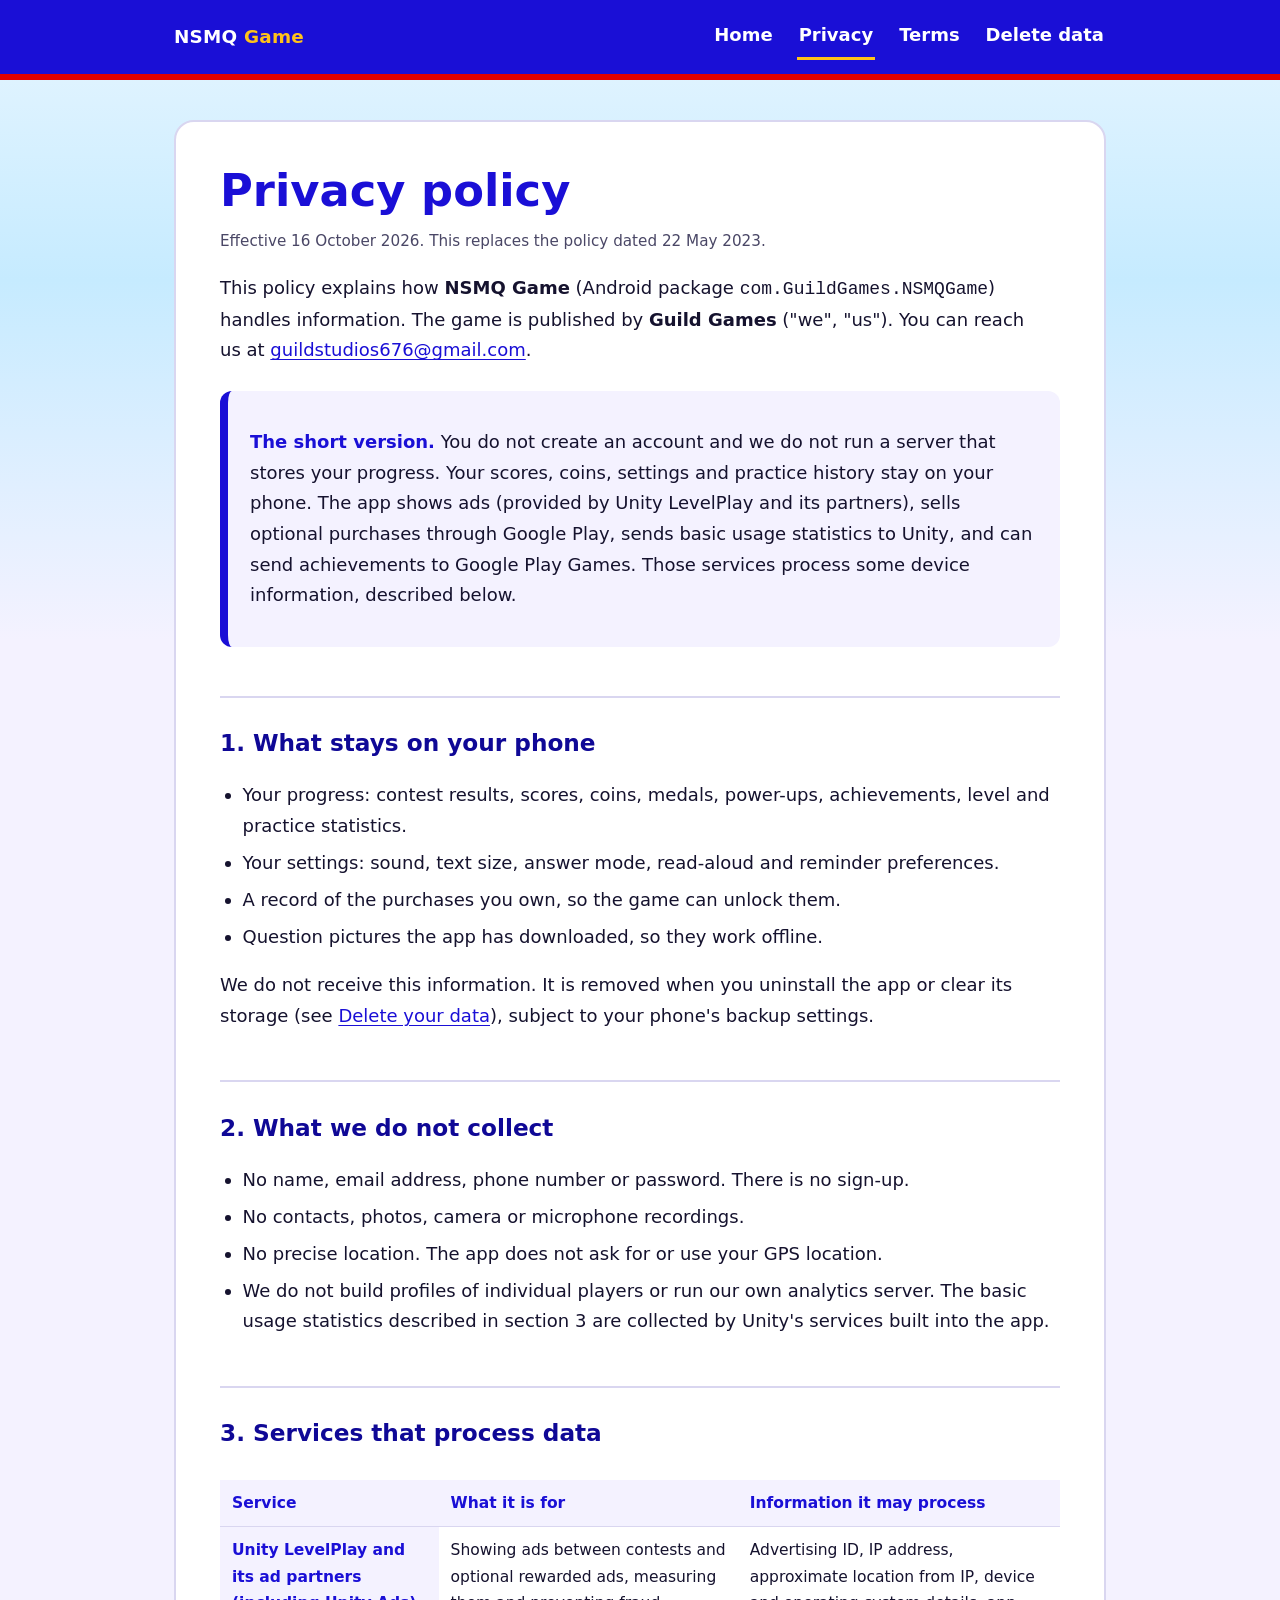
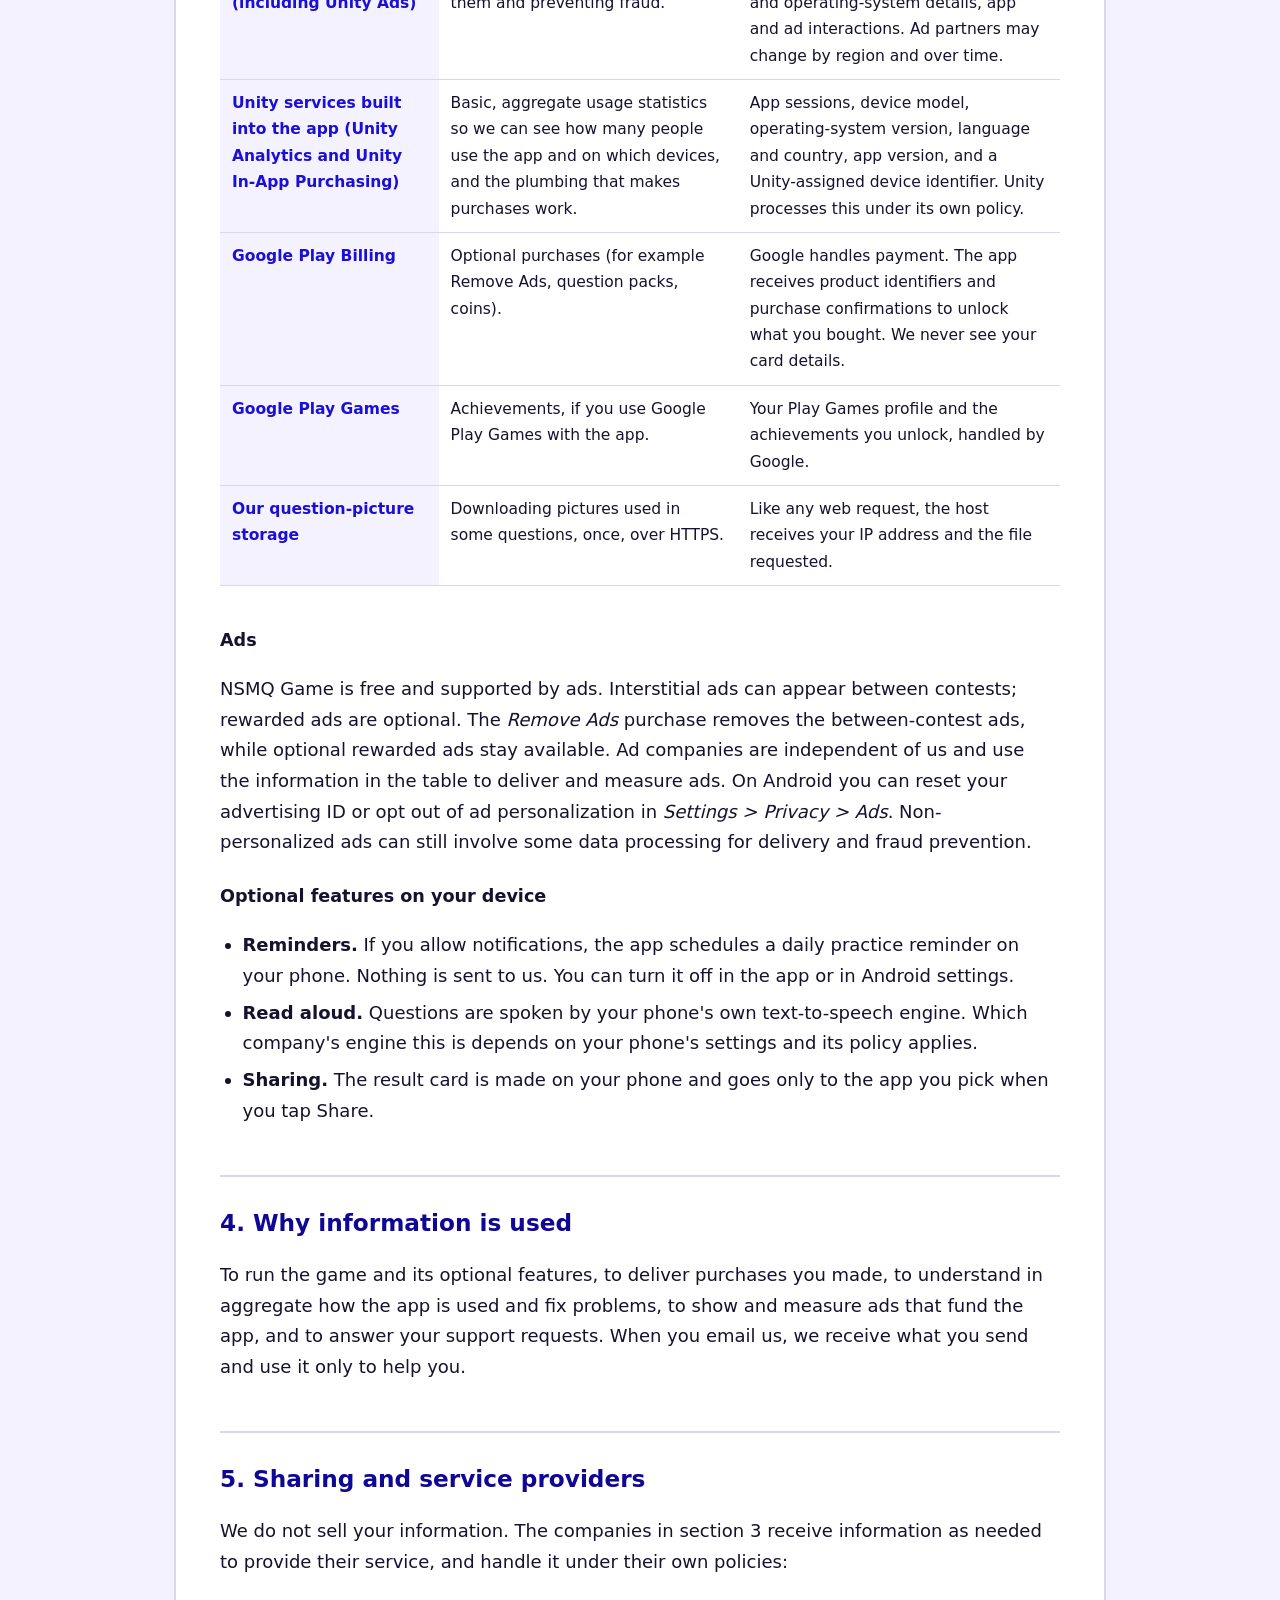
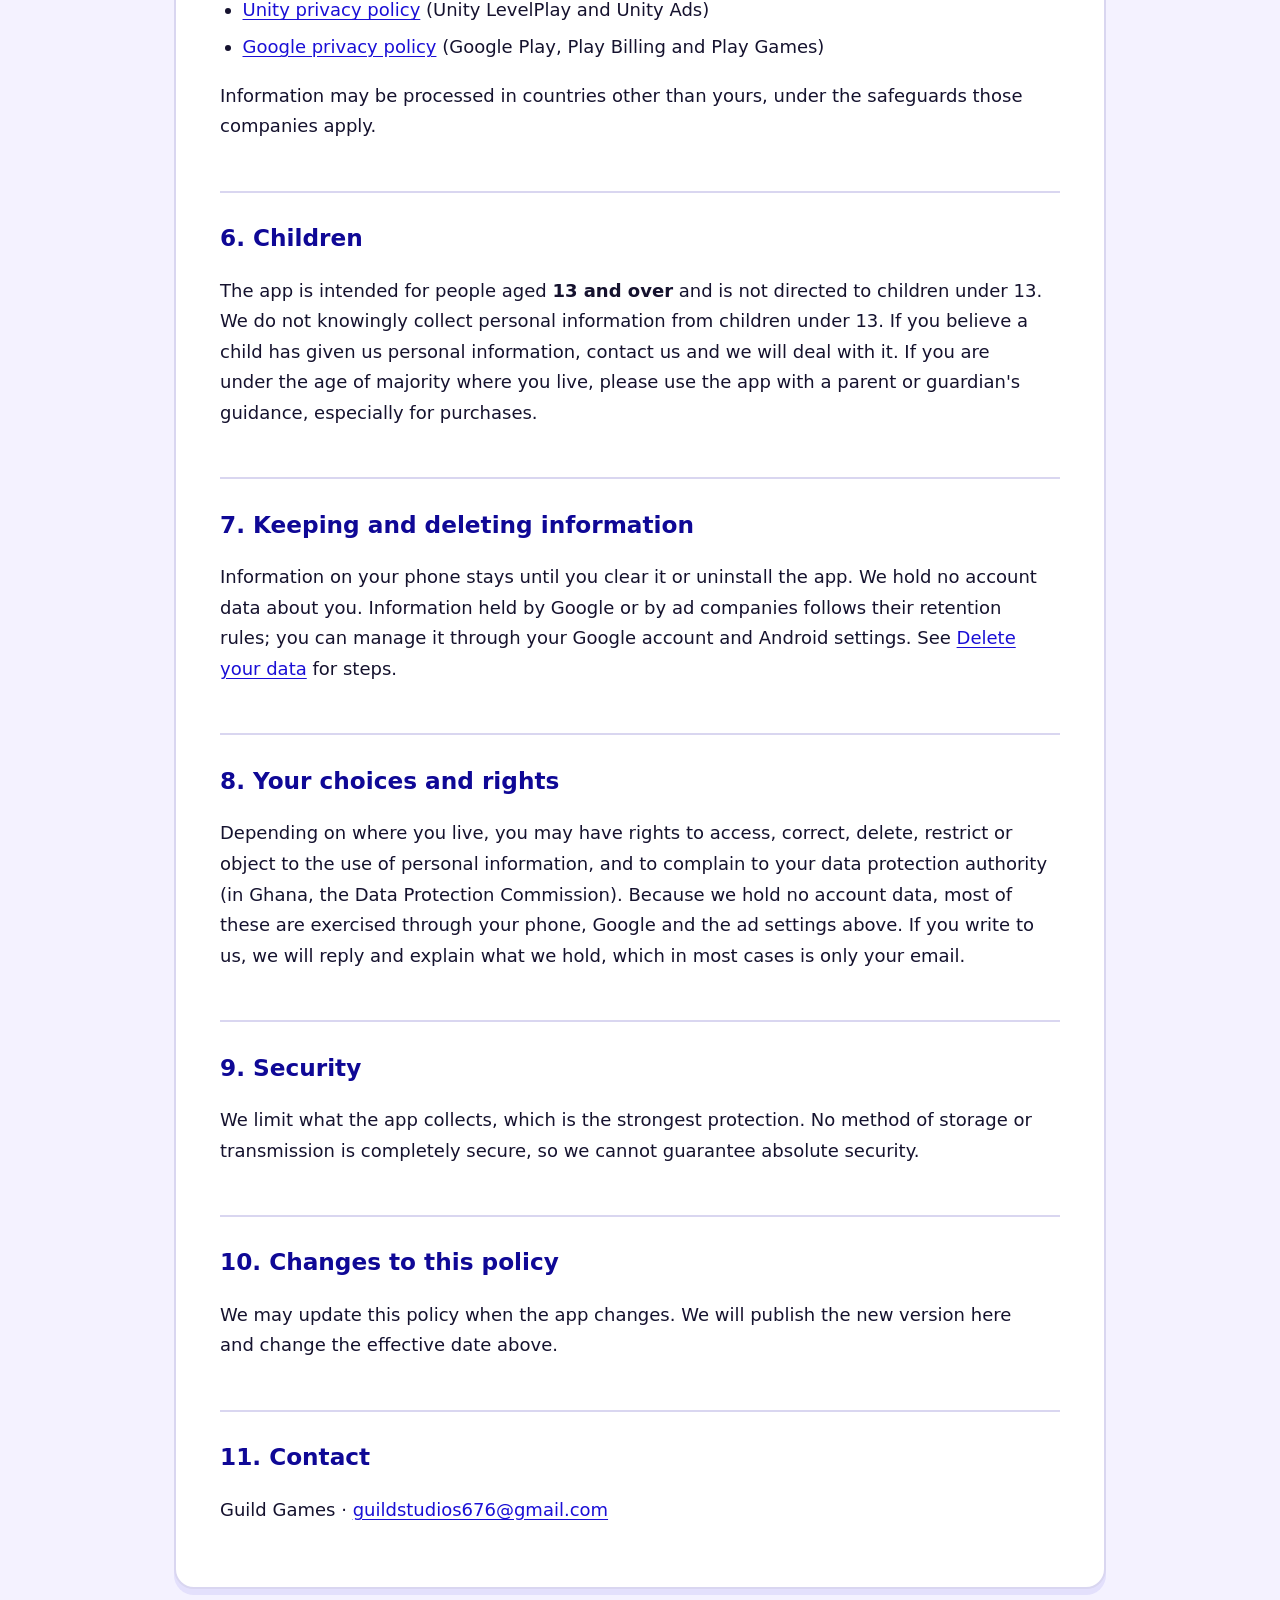
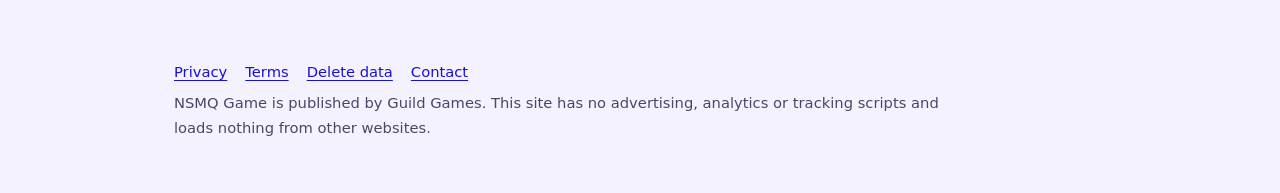
<file: nsmq/privacy.html>
<!doctype html>
<html lang="en">
<head>
<meta charset="utf-8">
<meta name="viewport" content="width=device-width,initial-scale=1">
<title>NSMQ Game privacy policy</title>
<meta name="description" content="How NSMQ Game handles data: what stays on your phone, the services that process data (ads, purchases, Google Play Games) and your choices.">
<meta name="theme-color" content="#1a0fd6">
<link rel="stylesheet" href="style.css">
</head>
<body>
<a class="skip" href="#content">Skip to content</a>
<header class="site"><div class="bar">
  <a class="brand" href="index.html">NSMQ <span>Game</span></a>
  <nav class="main" aria-label="Main">
    <a href="index.html">Home</a>
    <a href="privacy.html" aria-current="page">Privacy</a>
    <a href="terms.html">Terms</a>
    <a href="delete-data.html">Delete data</a>
  </nav>
</div></header>

<main id="content">
<article class="doc">
  <h1>Privacy policy</h1>
  <p class="meta">Effective 16 October 2026. This replaces the policy dated 22 May 2023.</p>

  <p>This policy explains how <strong>NSMQ Game</strong> (Android package <code>com.GuildGames.NSMQGame</code>) handles information. The game is published by <strong>Guild Games</strong> ("we", "us"). You can reach us at <a href="mailto:guildstudios676@gmail.com">guildstudios676@gmail.com</a>.</p>

  <div class="summary">
    <p><strong>The short version.</strong> You do not create an account and we do not run a server that stores your progress. Your scores, coins, settings and practice history stay on your phone. The app shows ads (provided by Unity LevelPlay and its partners), sells optional purchases through Google Play, sends basic usage statistics to Unity, and can send achievements to Google Play Games. Those services process some device information, described below.</p>
  </div>

  <h2>1. What stays on your phone</h2>
  <ul>
    <li>Your progress: contest results, scores, coins, medals, power-ups, achievements, level and practice statistics.</li>
    <li>Your settings: sound, text size, answer mode, read-aloud and reminder preferences.</li>
    <li>A record of the purchases you own, so the game can unlock them.</li>
    <li>Question pictures the app has downloaded, so they work offline.</li>
  </ul>
  <p>We do not receive this information. It is removed when you uninstall the app or clear its storage (see <a href="delete-data.html">Delete your data</a>), subject to your phone's backup settings.</p>

  <h2>2. What we do not collect</h2>
  <ul>
    <li>No name, email address, phone number or password. There is no sign-up.</li>
    <li>No contacts, photos, camera or microphone recordings.</li>
    <li>No precise location. The app does not ask for or use your GPS location.</li>
    <li>We do not build profiles of individual players or run our own analytics server. The basic usage statistics described in section 3 are collected by Unity's services built into the app.</li>
  </ul>

  <h2>3. Services that process data</h2>
  <div class="tablewrap">
  <table class="data">
    <thead><tr><th scope="col">Service</th><th scope="col">What it is for</th><th scope="col">Information it may process</th></tr></thead>
    <tbody>
      <tr><th scope="row">Unity LevelPlay and its ad partners (including Unity Ads)</th><td data-label="What it is for">Showing ads between contests and optional rewarded ads, measuring them and preventing fraud.</td><td data-label="Information it may process">Advertising ID, IP address, approximate location from IP, device and operating-system details, app and ad interactions. Ad partners may change by region and over time.</td></tr>
      <tr><th scope="row">Unity services built into the app (Unity Analytics and Unity In-App Purchasing)</th><td data-label="What it is for">Basic, aggregate usage statistics so we can see how many people use the app and on which devices, and the plumbing that makes purchases work.</td><td data-label="Information it may process">App sessions, device model, operating-system version, language and country, app version, and a Unity-assigned device identifier. Unity processes this under its own policy.</td></tr>
      <tr><th scope="row">Google Play Billing</th><td data-label="What it is for">Optional purchases (for example Remove Ads, question packs, coins).</td><td data-label="Information it may process">Google handles payment. The app receives product identifiers and purchase confirmations to unlock what you bought. We never see your card details.</td></tr>
      <tr><th scope="row">Google Play Games</th><td data-label="What it is for">Achievements, if you use Google Play Games with the app.</td><td data-label="Information it may process">Your Play Games profile and the achievements you unlock, handled by Google.</td></tr>
      <tr><th scope="row">Our question-picture storage</th><td data-label="What it is for">Downloading pictures used in some questions, once, over HTTPS.</td><td data-label="Information it may process">Like any web request, the host receives your IP address and the file requested.</td></tr>
    </tbody>
  </table>
  </div>

  <h3>Ads</h3>
  <p>NSMQ Game is free and supported by ads. Interstitial ads can appear between contests; rewarded ads are optional. The <em>Remove Ads</em> purchase removes the between-contest ads, while optional rewarded ads stay available. Ad companies are independent of us and use the information in the table to deliver and measure ads. On Android you can reset your advertising ID or opt out of ad personalization in <em>Settings &gt; Privacy &gt; Ads</em>. Non-personalized ads can still involve some data processing for delivery and fraud prevention.</p>

  <h3>Optional features on your device</h3>
  <ul>
    <li><strong>Reminders.</strong> If you allow notifications, the app schedules a daily practice reminder on your phone. Nothing is sent to us. You can turn it off in the app or in Android settings.</li>
    <li><strong>Read aloud.</strong> Questions are spoken by your phone's own text-to-speech engine. Which company's engine this is depends on your phone's settings and its policy applies.</li>
    <li><strong>Sharing.</strong> The result card is made on your phone and goes only to the app you pick when you tap Share.</li>
  </ul>

  <h2>4. Why information is used</h2>
  <p>To run the game and its optional features, to deliver purchases you made, to understand in aggregate how the app is used and fix problems, to show and measure ads that fund the app, and to answer your support requests. When you email us, we receive what you send and use it only to help you.</p>

  <h2>5. Sharing and service providers</h2>
  <p>We do not sell your information. The companies in section 3 receive information as needed to provide their service, and handle it under their own policies:</p>
  <ul>
    <li><a href="https://unity.com/legal/privacy-policy">Unity privacy policy</a> (Unity LevelPlay and Unity Ads)</li>
    <li><a href="https://policies.google.com/privacy">Google privacy policy</a> (Google Play, Play Billing and Play Games)</li>
  </ul>
  <p>Information may be processed in countries other than yours, under the safeguards those companies apply.</p>

  <h2>6. Children</h2>
  <p>The app is intended for people aged <strong>13 and over</strong> and is not directed to children under 13. We do not knowingly collect personal information from children under 13. If you believe a child has given us personal information, contact us and we will deal with it. If you are under the age of majority where you live, please use the app with a parent or guardian's guidance, especially for purchases.</p>

  <h2>7. Keeping and deleting information</h2>
  <p>Information on your phone stays until you clear it or uninstall the app. We hold no account data about you. Information held by Google or by ad companies follows their retention rules; you can manage it through your Google account and Android settings. See <a href="delete-data.html">Delete your data</a> for steps.</p>

  <h2>8. Your choices and rights</h2>
  <p>Depending on where you live, you may have rights to access, correct, delete, restrict or object to the use of personal information, and to complain to your data protection authority (in Ghana, the Data Protection Commission). Because we hold no account data, most of these are exercised through your phone, Google and the ad settings above. If you write to us, we will reply and explain what we hold, which in most cases is only your email.</p>

  <h2>9. Security</h2>
  <p>We limit what the app collects, which is the strongest protection. No method of storage or transmission is completely secure, so we cannot guarantee absolute security.</p>

  <h2>10. Changes to this policy</h2>
  <p>We may update this policy when the app changes. We will publish the new version here and change the effective date above.</p>

  <h2>11. Contact</h2>
  <p>Guild Games · <a href="mailto:guildstudios676@gmail.com">guildstudios676@gmail.com</a></p>
</article>
</main>

<footer class="site">
  <p class="links"><a href="privacy.html">Privacy</a><a href="terms.html">Terms</a><a href="delete-data.html">Delete data</a><a href="mailto:guildstudios676@gmail.com">Contact</a></p>
  <p>NSMQ Game is published by Guild Games. This site has no advertising, analytics or tracking scripts and loads nothing from other websites.</p>
</footer>
</body>
</html>
</file>
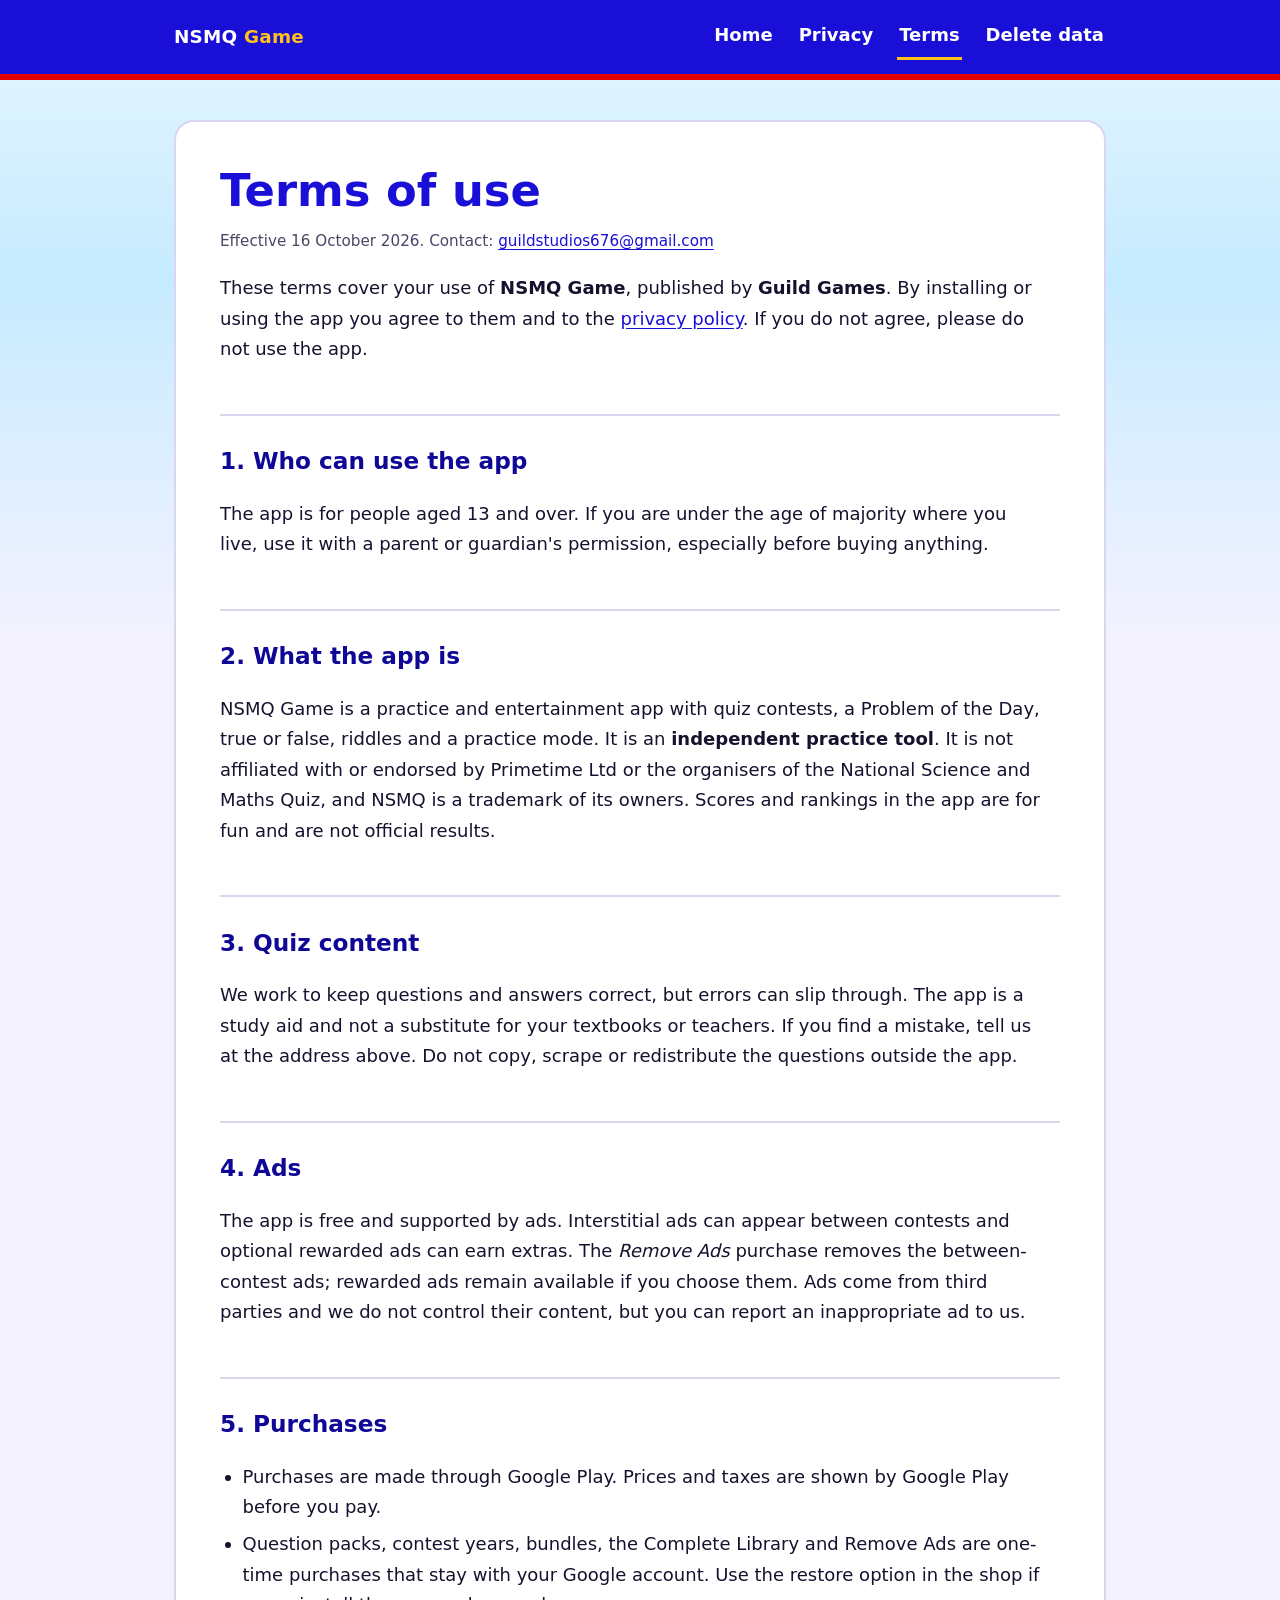
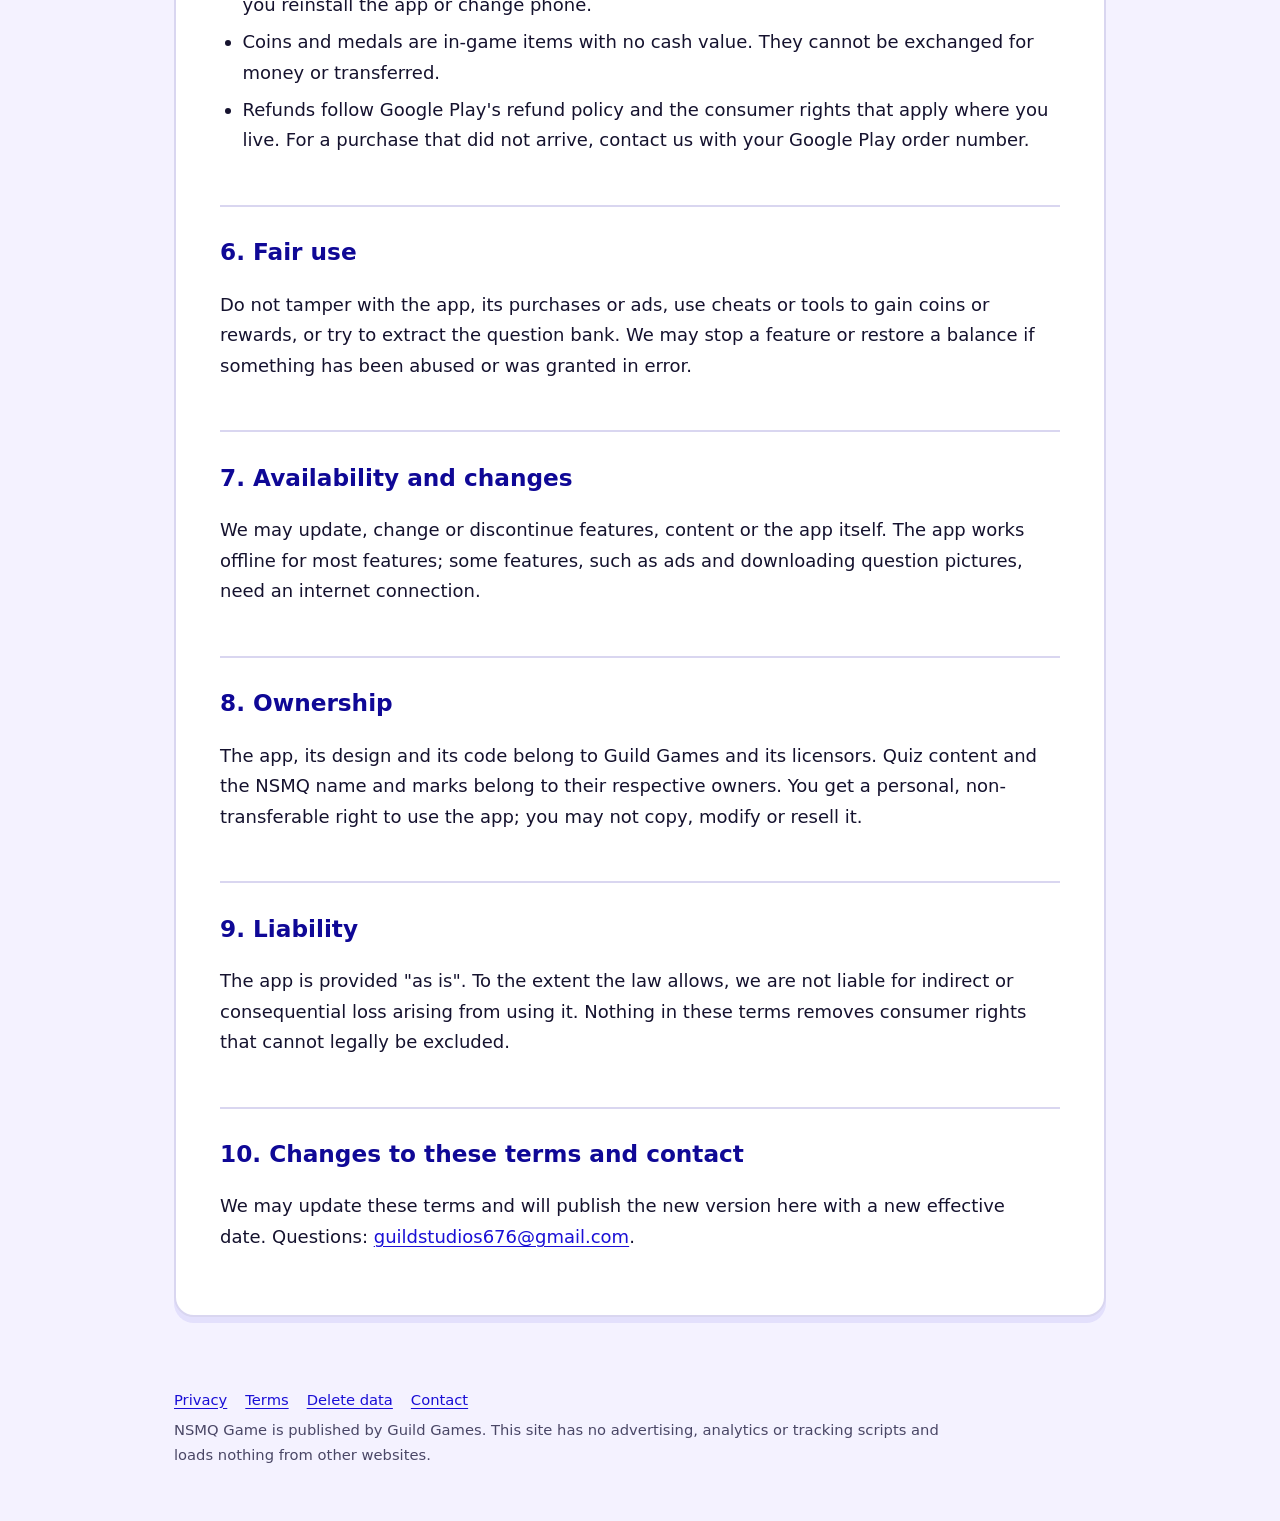
<file: nsmq/terms.html>
<!doctype html>
<html lang="en">
<head>
<meta charset="utf-8">
<meta name="viewport" content="width=device-width,initial-scale=1">
<title>NSMQ Game terms of use</title>
<meta name="description" content="Terms of use for NSMQ Game: who can use it, purchases, ads, quiz content and trademarks.">
<meta name="theme-color" content="#1a0fd6">
<link rel="stylesheet" href="style.css">
</head>
<body>
<a class="skip" href="#content">Skip to content</a>
<header class="site"><div class="bar">
  <a class="brand" href="index.html">NSMQ <span>Game</span></a>
  <nav class="main" aria-label="Main">
    <a href="index.html">Home</a>
    <a href="privacy.html">Privacy</a>
    <a href="terms.html" aria-current="page">Terms</a>
    <a href="delete-data.html">Delete data</a>
  </nav>
</div></header>

<main id="content">
<article class="doc">
  <h1>Terms of use</h1>
  <p class="meta">Effective 16 October 2026. Contact: <a href="mailto:guildstudios676@gmail.com">guildstudios676@gmail.com</a></p>

  <p>These terms cover your use of <strong>NSMQ Game</strong>, published by <strong>Guild Games</strong>. By installing or using the app you agree to them and to the <a href="privacy.html">privacy policy</a>. If you do not agree, please do not use the app.</p>

  <h2>1. Who can use the app</h2>
  <p>The app is for people aged 13 and over. If you are under the age of majority where you live, use it with a parent or guardian's permission, especially before buying anything.</p>

  <h2>2. What the app is</h2>
  <p>NSMQ Game is a practice and entertainment app with quiz contests, a Problem of the Day, true or false, riddles and a practice mode. It is an <strong>independent practice tool</strong>. It is not affiliated with or endorsed by Primetime Ltd or the organisers of the National Science and Maths Quiz, and NSMQ is a trademark of its owners. Scores and rankings in the app are for fun and are not official results.</p>

  <h2>3. Quiz content</h2>
  <p>We work to keep questions and answers correct, but errors can slip through. The app is a study aid and not a substitute for your textbooks or teachers. If you find a mistake, tell us at the address above. Do not copy, scrape or redistribute the questions outside the app.</p>

  <h2>4. Ads</h2>
  <p>The app is free and supported by ads. Interstitial ads can appear between contests and optional rewarded ads can earn extras. The <em>Remove Ads</em> purchase removes the between-contest ads; rewarded ads remain available if you choose them. Ads come from third parties and we do not control their content, but you can report an inappropriate ad to us.</p>

  <h2>5. Purchases</h2>
  <ul>
    <li>Purchases are made through Google Play. Prices and taxes are shown by Google Play before you pay.</li>
    <li>Question packs, contest years, bundles, the Complete Library and Remove Ads are one-time purchases that stay with your Google account. Use the restore option in the shop if you reinstall the app or change phone.</li>
    <li>Coins and medals are in-game items with no cash value. They cannot be exchanged for money or transferred.</li>
    <li>Refunds follow Google Play's refund policy and the consumer rights that apply where you live. For a purchase that did not arrive, contact us with your Google Play order number.</li>
  </ul>

  <h2>6. Fair use</h2>
  <p>Do not tamper with the app, its purchases or ads, use cheats or tools to gain coins or rewards, or try to extract the question bank. We may stop a feature or restore a balance if something has been abused or was granted in error.</p>

  <h2>7. Availability and changes</h2>
  <p>We may update, change or discontinue features, content or the app itself. The app works offline for most features; some features, such as ads and downloading question pictures, need an internet connection.</p>

  <h2>8. Ownership</h2>
  <p>The app, its design and its code belong to Guild Games and its licensors. Quiz content and the NSMQ name and marks belong to their respective owners. You get a personal, non-transferable right to use the app; you may not copy, modify or resell it.</p>

  <h2>9. Liability</h2>
  <p>The app is provided "as is". To the extent the law allows, we are not liable for indirect or consequential loss arising from using it. Nothing in these terms removes consumer rights that cannot legally be excluded.</p>

  <h2>10. Changes to these terms and contact</h2>
  <p>We may update these terms and will publish the new version here with a new effective date. Questions: <a href="mailto:guildstudios676@gmail.com">guildstudios676@gmail.com</a>.</p>
</article>
</main>

<footer class="site">
  <p class="links"><a href="privacy.html">Privacy</a><a href="terms.html">Terms</a><a href="delete-data.html">Delete data</a><a href="mailto:guildstudios676@gmail.com">Contact</a></p>
  <p>NSMQ Game is published by Guild Games. This site has no advertising, analytics or tracking scripts and loads nothing from other websites.</p>
</footer>
</body>
</html>
</file>
<file: style.css>
body{margin:0;background:#fff8ed;color:#332116;font:18px/1.65 system-ui,sans-serif}main,nav,footer{max-width:880px;margin:auto;padding:24px}nav{display:flex;gap:24px;flex-wrap:wrap;border-bottom:2px solid #dda343}a{color:#006b68}h1{font-size:2.3rem;line-height:1.15}h2{font-size:1.4rem;margin-top:2rem}footer{border-top:1px solid #d3c0a8;font-size:.9rem}
</file>
<file: nsmq/style.css>
/* NSMQ Game support site. Daylight palette from the app (royal blue, red, silver), no webfonts and
   no external requests: the pages load nothing from third parties. */
:root{
  --blue:#1a0fd6; --blue-deep:#0f0896; --red:#e00000; --silver:#f4f2ff; --ink:#15122e; --muted:#4a4766;
  --sky-1:#e8f6ff; --sky-2:#c6ebff; --card:#ffffff; --line:#d9d6f0; --gold:#ffc21a; --radius:20px;
}
*{box-sizing:border-box}
html{-webkit-text-size-adjust:100%}
body{margin:0;color:var(--ink);background:var(--silver) linear-gradient(180deg,var(--sky-1) 0,var(--sky-2) 280px,var(--silver) 640px) no-repeat;
  font:18px/1.7 Inter,system-ui,-apple-system,"Segoe UI",Roboto,Arial,sans-serif;min-height:100vh}
a{color:var(--blue);text-underline-offset:3px}
a:hover{color:var(--blue-deep)}
:focus-visible{outline:3px solid var(--blue);outline-offset:3px;border-radius:4px}
.skip{position:absolute;left:-999px;top:8px;background:var(--blue);color:#fff;padding:10px 16px;border-radius:10px;z-index:9}
.skip:focus{left:8px}

header.site{background:var(--blue);color:#fff;border-bottom:6px solid var(--red)}
header.site .bar{max-width:980px;margin:auto;padding:14px 24px;display:flex;gap:12px 28px;align-items:center;flex-wrap:wrap}
.brand{font-weight:800;font-size:1.15rem;letter-spacing:.2px;color:#fff;text-decoration:none}
.brand span{color:var(--gold)}
nav.main{display:flex;gap:6px 22px;flex-wrap:wrap;margin-left:auto}
nav.main a{color:#fff;text-decoration:none;font-weight:600;padding:6px 2px;border-bottom:3px solid transparent}
nav.main a:hover,nav.main a[aria-current="page"]{border-bottom-color:var(--gold)}

main{max-width:980px;margin:0 auto;padding:40px 24px 64px}
.hero{padding:28px 0 8px}
.hero h1{font-size:clamp(2.2rem,6vw,3.6rem);line-height:1.08;margin:.2em 0 .3em;color:var(--blue);font-weight:800}
.hero p.lead{font-size:1.25rem;max-width:34em;color:var(--ink);margin:0 0 1.2em}
.eyebrow{display:block;font-weight:800;letter-spacing:.14em;text-transform:uppercase;font-size:.8rem;color:var(--red)}

.grid{display:grid;grid-template-columns:repeat(auto-fit,minmax(250px,1fr));gap:20px;margin:28px 0}
.card{background:var(--card);border:2px solid var(--line);border-radius:var(--radius);padding:24px;box-shadow:0 6px 0 rgba(26,15,214,.08)}
.card h2,.card h3{margin:0 0 .35em;color:var(--blue);font-size:1.25rem}
.card p{margin:.2em 0 1em;color:var(--muted)}
.card a.go{display:inline-block;background:var(--blue);color:#fff;text-decoration:none;font-weight:700;padding:10px 18px;border-radius:12px;border-bottom:4px solid var(--blue-deep)}
.card a.go:hover{background:var(--blue-deep);color:#fff}

article.doc{background:var(--card);border:2px solid var(--line);border-radius:var(--radius);padding:clamp(22px,4vw,44px);box-shadow:0 6px 0 rgba(26,15,214,.08)}
article.doc h1{font-size:clamp(1.9rem,5vw,2.8rem);line-height:1.12;margin:0 0 .3em;color:var(--blue);font-weight:800}
article.doc h2{font-size:1.45rem;margin:2.1em 0 .5em;color:var(--blue-deep);border-top:2px solid var(--line);padding-top:1.1em}
article.doc h3{font-size:1.1rem;margin:1.4em 0 .3em;color:var(--ink)}
article.doc p,article.doc li{max-width:46em}
article.doc ul{padding-left:1.25em}
article.doc li{margin:.35em 0}
.meta{color:var(--muted);font-size:.95rem;margin:0 0 1.2em}
.summary{background:var(--silver);border-left:8px solid var(--blue);border-radius:12px;padding:18px 22px;margin:1.4em 0}
.summary strong{color:var(--blue)}
.notice{background:#fff7e0;border-left:8px solid var(--gold);border-radius:12px;padding:16px 20px;margin:1.4em 0;font-size:.98rem}
table.data{width:100%;border-collapse:collapse;margin:1em 0;font-size:.97rem}
table.data th,table.data td{text-align:left;vertical-align:top;padding:10px 12px;border-bottom:1px solid var(--line)}
table.data th{color:var(--blue);background:var(--silver)}
.tablewrap{overflow-x:auto}

footer.site{max-width:980px;margin:0 auto;padding:0 24px 48px;color:var(--muted);font-size:.92rem}
footer.site p{margin:.4em 0;max-width:52em}
footer.site .links a{margin-right:18px}

@media (max-width:640px){
  .tablewrap{overflow:visible}
  table.data,table.data tbody,table.data tr,table.data th,table.data td{display:block}
  table.data thead{position:absolute;left:-9999px}
  table.data tr{border:2px solid var(--line);border-radius:14px;margin:0 0 14px;background:#fff;overflow:hidden}
  table.data tbody th{border:0;font-size:1rem}
  table.data td{border:0;padding:8px 12px}
  table.data td::before{content:attr(data-label);display:block;font-weight:700;color:var(--blue);font-size:.82rem;margin-bottom:2px}
}
@media (max-width:560px){body{font-size:17px}main{padding:24px 16px 48px}header.site .bar{padding:12px 16px}nav.main{margin-left:0}}
@media (prefers-reduced-motion:no-preference){.card a.go{transition:background .15s}}
</file>
